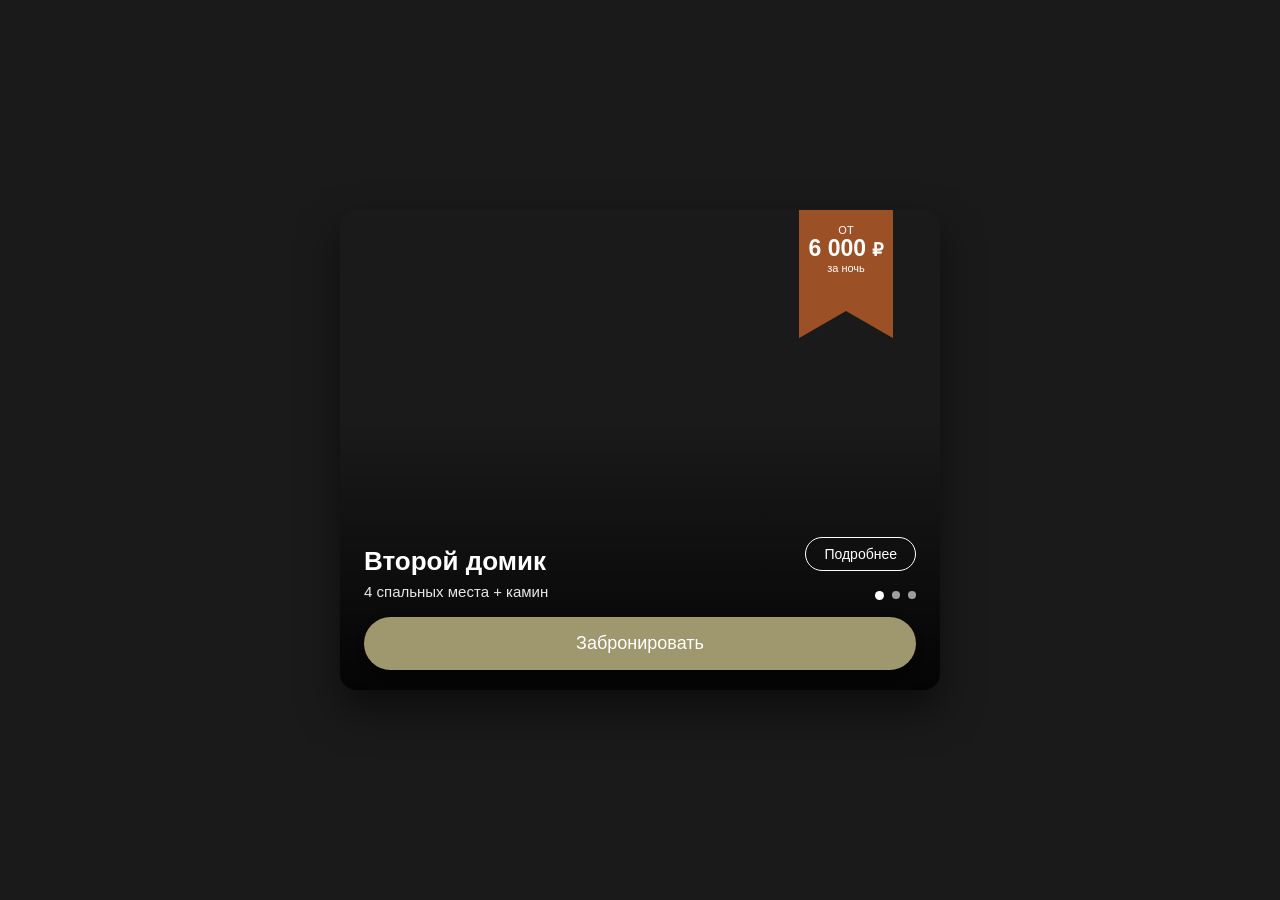
<file: housecard.html>
<!DOCTYPE html>
<html lang="ru">
<head>
    <meta charset="UTF-8">
    <meta name="viewport" content="width=device-width, initial-scale=1.0">
    <title>Карточка дома</title>
    <style>
        * {
            box-sizing: border-box;
            margin: 0;
            padding: 0;
            font-family: -apple-system, BlinkMacSystemFont, "Segoe UI", Roboto, Helvetica, Arial, sans-serif;
        }

        body {
            background-color: #1a1a1a;
            display: flex;
            justify-content: center;
            align-items: center;
            min-height: 100vh;
            padding: 20px;
        }

        /* Основная карточка */
        .card {
            position: relative;
            width: 600px;
            height: 480px;
            border-radius: 16px;
            overflow: hidden;
            box-shadow: 0 20px 40px rgba(0, 0, 0, 0.5);
            
            /* Замените URL на свое изображение */
            background-image: url('https://images.unsplash.com/photo-1556911220-e15b29be8c8f?q=80&w=2070&auto=format&fit=crop');
            background-size: cover;
            background-position: center;
        }

        /* Затемнение снизу */
        .card::before {
            content: '';
            position: absolute;
            bottom: 0;
            left: 0;
            right: 0;
            height: 70%;
            background: linear-gradient(to top, rgba(0, 0, 0, 0.85) 0%, rgba(0, 0, 0, 0) 80%);
            z-index: 1;
            pointer-events: none;
        }

        /* Бейдж с ценой (сдвинут влево) */
        .badge-wrapper {
            position: absolute;
            top: 0;
            /* Сдвигаем влево ровно на половину ширины бейджа (94px / 2 = 47px) */
            right: 47px; 
            width: 94px;
            height: 128px;
            z-index: 2;
        }
        
        .badge-text {
            position: absolute;
            top: 0;
            left: 0;
            width: 100%;
            height: 100%;
            display: flex;
            flex-direction: column;
            justify-content: flex-start;
            align-items: center;
            padding-top: 14px;
            color: #ffffff;
            text-align: center;
        }
        .badge-text .small-text {
            font-size: 11px;
            font-weight: 400;
            margin-bottom: 1px;
        }
        .badge-text .price {
            font-size: 23px;
            font-weight: 700;
            line-height: 1;
        }
        .badge-text .price span {
            font-size: 18px;
        }
        .badge-text .per-night {
            font-size: 11px;
            font-weight: 400;
            margin-top: 2px;
        }

        /* Контент (текст + кнопки) */
        .content-wrapper {
            position: absolute;
            bottom: 90px;
            left: 0;
            width: 100%;
            padding: 0 24px;
            display: flex;
            justify-content: space-between;
            align-items: flex-end;
            z-index: 2;
        }

        .text-content {
            max-width: 60%;
        }
        .text-content h2 {
            color: #ffffff;
            font-size: 26px;
            font-weight: 700;
            margin-bottom: 6px;
        }
        .text-content p {
            color: rgba(255, 255, 255, 0.9);
            font-size: 15px;
            font-weight: 400;
        }

        .controls {
            display: flex;
            flex-direction: column;
            align-items: flex-end;
            gap: 15px;
        }

        /* Кнопка Подробнее */
        .btn-more {
            background: transparent;
            border: 1px solid #ffffff;
            color: #ffffff;
            padding: 8px 18px;
            border-radius: 30px;
            font-size: 14px;
            font-weight: 400;
            cursor: pointer;
            transition: all 0.3s ease;
            text-decoration: none;
        }
        .btn-more:hover {
            background: rgba(255, 255, 255, 0.1);
        }

        /* Точки слайдера */
        .dots {
            display: flex;
            gap: 8px;
            margin-top: 5px;
        }
        .dot {
            width: 8px;
            height: 8px;
            background-color: rgba(255, 255, 255, 0.6);
            border-radius: 50%;
            display: block;
        }
        .dot.active {
            background-color: #ffffff;
            width: 9px;
            height: 9px;
        }

        /* Кнопка Забронировать (прилипшая к низу) */
        .btn-book {
            position: absolute;
            bottom: 20px;
            left: 24px;
            right: 24px;
            width: calc(100% - 48px);
            background-color: #9f976d;
            color: #ffffff;
            border: none;
            padding: 16px 0;
            border-radius: 40px;
            font-size: 18px;
            font-weight: 500;
            cursor: pointer;
            z-index: 2;
            text-align: center;
            transition: background-color 0.3s ease;
            box-shadow: 0 4px 10px rgba(0,0,0,0.3);
        }
        .btn-book:hover {
            background-color: #8a8360;
        }

        /* Адаптивность для мобильных */
        @media (max-width: 600px) {
            .card {
                width: 100%;
                height: 420px;
            }
            .text-content h2 {
                font-size: 20px;
            }
            .text-content p {
                font-size: 13px;
            }
            .badge-wrapper {
                width: 80px;
                height: 110px;
                /* Сдвигаем на половину новой ширины (80px / 2 = 40px) */
                right: 40px; 
            }
        }
    </style>
</head>
<body>

    <div class="card">
        
        <!-- Обновленный бейдж с вашим SVG -->
        <div class="badge-wrapper">
            <svg width="100%" height="100%" viewBox="0 0 94 128" fill="none" xmlns="http://www.w3.org/2000/svg">
                <path d="M94 128H93.7656L47 101L0.234375 128H0V0H94V128Z" fill="#9B5026"/>
            </svg>
            <div class="badge-text">
                <span class="small-text">ОТ</span>
                <span class="price">6 000 <span>₽</span></span>
                <span class="per-night">за ночь</span>
            </div>
        </div>

        <!-- Нижний контент -->
        <div class="content-wrapper">
            <div class="text-content">
                <h2>Второй домик</h2>
                <p>4 спальных места + камин</p>
            </div>
            
            <div class="controls">
                <button class="btn-more">Подробнее</button>
                <div class="dots">
                    <span class="dot active"></span>
                    <span class="dot"></span>
                    <span class="dot"></span>
                </div>
            </div>
        </div>

        <!-- Кнопка бронирования -->
        <button class="btn-book">Забронировать</button>
    </div>

</body>
</html>
</file>
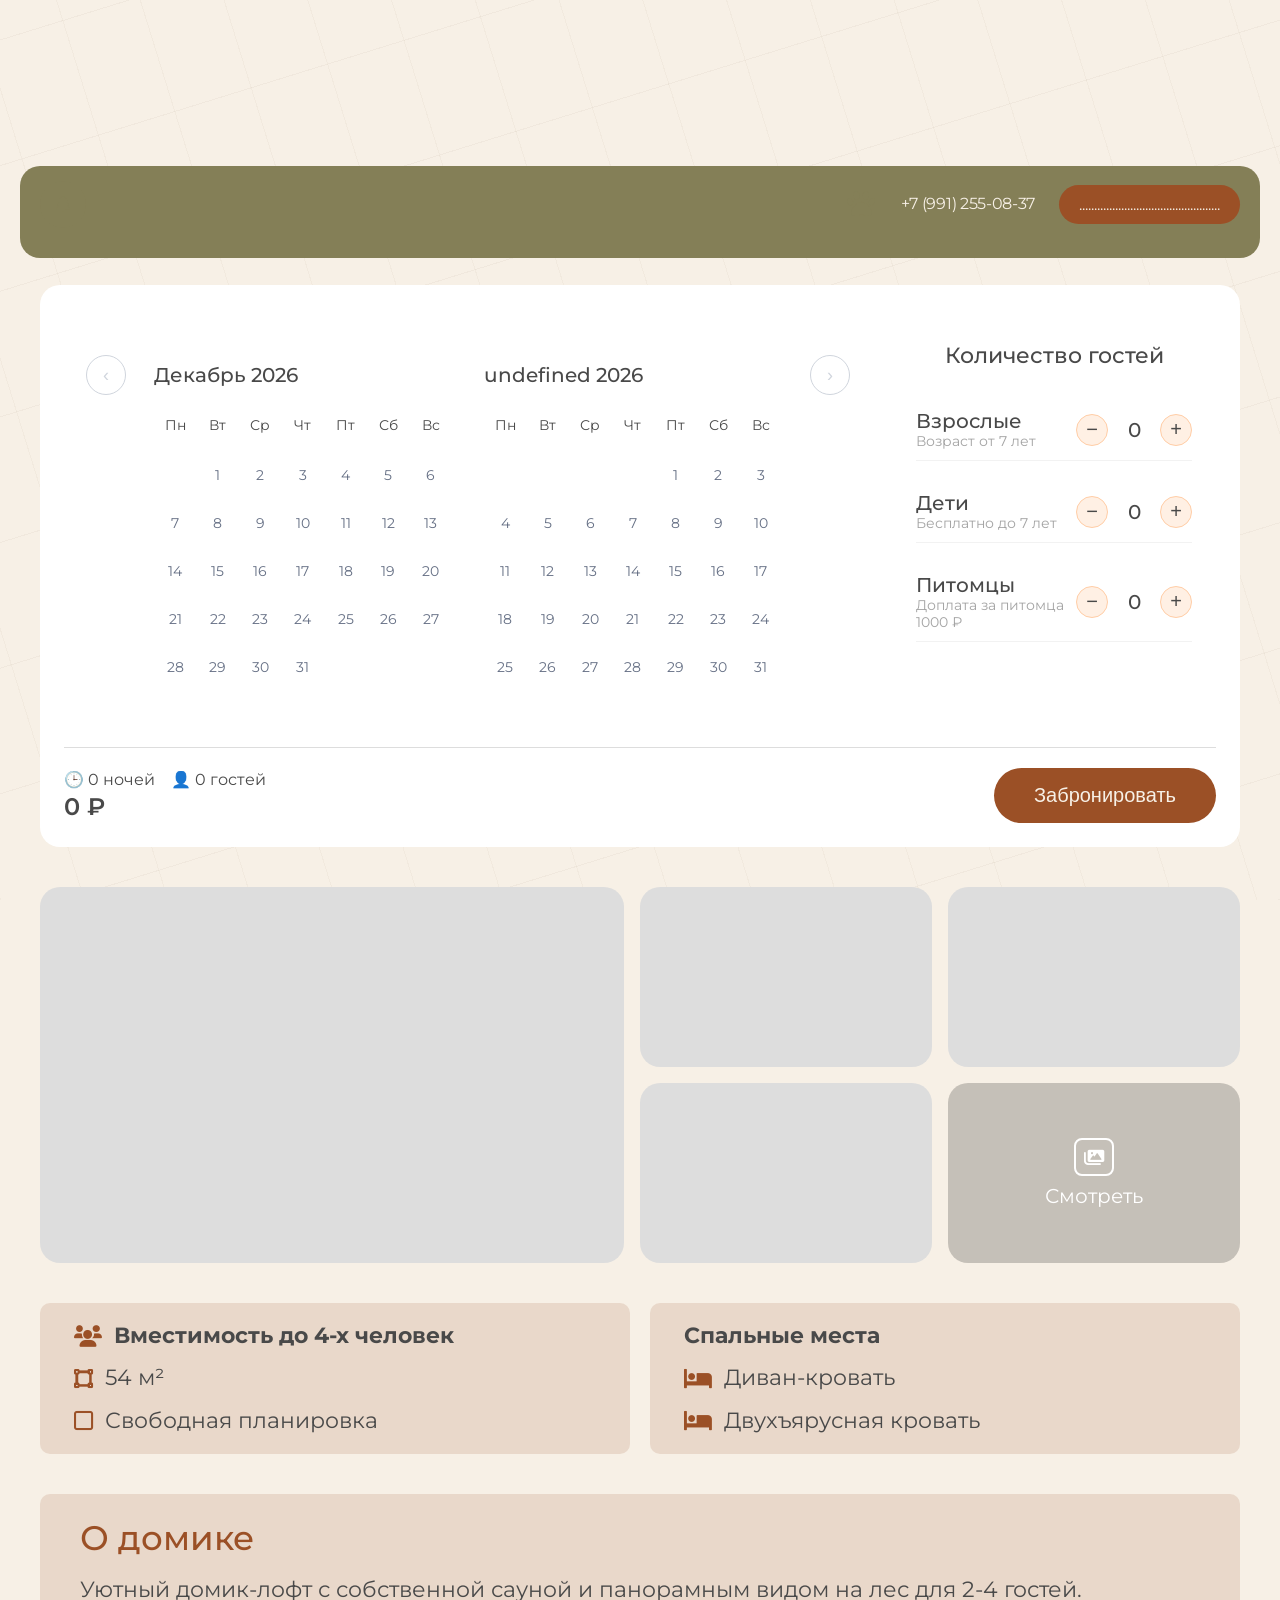
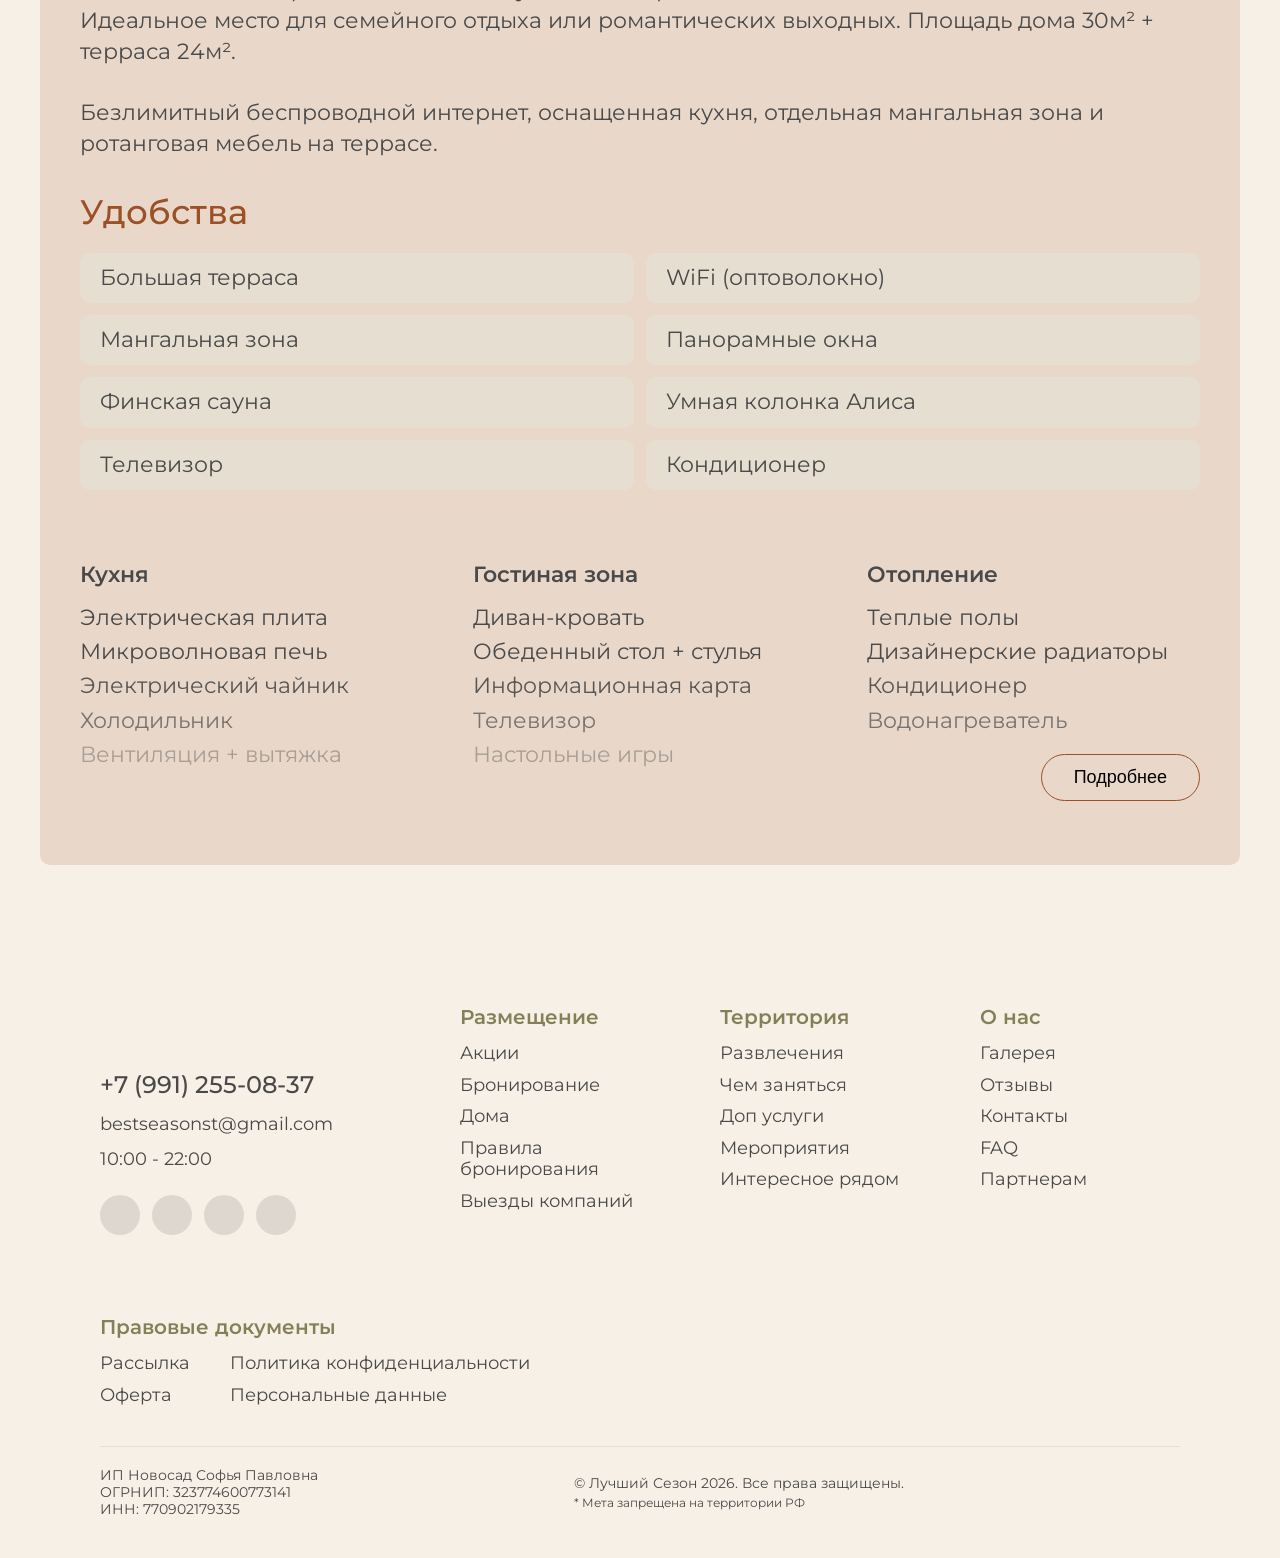
<file: houses-test.html>
<!DOCTYPE html>
<html lang="ru">
<head>
    <meta charset="UTF-8">
    <meta name="viewport" content="width=device-width, initial-scale=1.0">
    <title>Первый домик - Лучший сезон</title>
    <link href="https://cdnjs.cloudflare.com/ajax/libs/font-awesome/6.0.0/css/all.min.css" rel="stylesheet">
    <link href="https://fonts.googleapis.com/css2?family=Montserrat:wght@400;500;600&display=swap" rel="stylesheet">
    <style>
        /* ================= БАЗОВЫЕ СТИЛИ ================= */
        :root {
            --bg-figma: #F7F0E6;
            --text-primary: #494949;
            --text-secondary: rgba(73, 73, 73, 0.5);
            --green-accent: #847F57;
            --btn-brown: #9B5026;
            --panel-beige: #E6DFD1;
            --panel-beige-dark: #E9D8CA;
            --calendar-orange: #FFCDA6;
            --calendar-bg: #FFF0E4;
        }

        * { box-sizing: border-box; margin: 0; padding: 0; }
        body {
            font-family: 'Montserrat', sans-serif;
            background-color: var(--bg-figma);
            color: var(--text-primary);
            line-height: 1.2;
            position: relative;
            overflow-x: hidden;
        }
        
        /* Паттерн фона */
        .bg-pattern {
            position: fixed; top: 0; left: 0; width: 100%; height: 100%; pointer-events: none; z-index: -1;
            background: repeating-linear-gradient(72.77deg, rgba(87, 54, 16, 0.03) 0px, rgba(87, 54, 16, 0.03) 1px, transparent 1px, transparent 80px),
                        repeating-linear-gradient(-17.23deg, rgba(87, 54, 16, 0.04) 0px, rgba(87, 54, 16, 0.04) 1px, transparent 1px, transparent 120px);
        }

        .container { max-width: 1440px; margin: 0 auto; padding: 0 100px; }

        /* ================= ХЕДЕР (ИЗ houses.html) ================= */
        .houses-header {
            position: absolute; top: 32px; left: 50%; transform: translateX(-50%);
            width: 1260px; height: 86.91px; background: #847F57; backdrop-filter: blur(10px);
            border-radius: 100px; padding: 20px 32px; display: flex; justify-content: space-between;
            align-items: center; z-index: 100; box-sizing: border-box;
        }
        .houses-header .logo-group { display: flex; align-items: flex-end; }
        .houses-header .logo-text {
            font-family: 'Etude Noire', serif; font-size: 21.7392px; line-height: 90%;
            text-align: center; color: #F7F0E6; margin-bottom: 2px;
        }
        .houses-header nav { display: flex; align-items: center; gap: 20px; }
        .houses-header nav a {
            font-family: 'Montserrat', sans-serif; font-weight: 400; font-size: 16px;
            line-height: 20px; color: #F7F0E6; text-decoration: none;
        }
        .houses-header .header-right { display: flex; align-items: center; gap: 24px; }
        .houses-header .paw-icon { width: 30px; height: 28px; fill: #F7F0E6; }
        .houses-header .phone {
            font-family: 'Montserrat', sans-serif; font-weight: 400; font-size: 16px;
            line-height: 115%; letter-spacing: -0.02em; color: #F7F0E6;
        }
        .btn-book-header {
            background: #9B5026; color: #F7F0E6; padding: 10px 20px; border-radius: 100px;
            font-family: 'Montserrat', sans-serif; font-weight: 400; font-size: 16px;
            text-decoration: none; white-space: nowrap; transition: 0.3s; border: none; cursor: pointer;
        }
        .btn-book-header:hover { background: #7a3f1e; }

        /* ================= ЗАГОЛОВОК И ГАЛЕРЕЯ ================= */
        .hero-title {
            margin: 150px 0 40px;
            font-family: 'Montserrat', sans-serif;
            font-weight: 500;
            font-size: 90px;
            line-height: 95px;
            text-align: center;
            color: var(--green-accent);
        }

        .gallery-grid {
            display: grid; grid-template-columns: 2fr 1fr 1fr; grid-template-rows: 180px 180px; gap: 16px; margin-bottom: 40px;
        }
        .gallery-item { border-radius: 20px; background-size: cover; background-position: center; position: relative; background-color: #ddd; }
        .gallery-item:nth-child(1) { grid-column: 1 / 2; grid-row: 1 / 3; }
        .gallery-item:nth-child(2) { grid-column: 2 / 3; grid-row: 1 / 2; }
        .gallery-item:nth-child(3) { grid-column: 3 / 4; grid-row: 1 / 2; }
        .gallery-item:nth-child(4) { grid-column: 2 / 3; grid-row: 2 / 3; }
        .gallery-item:nth-child(5) { 
            grid-column: 3 / 4; grid-row: 2 / 3; 
            background: linear-gradient(0deg, rgba(0, 0, 0, 0.2), rgba(0, 0, 0, 0.2)), url('https://images.unsplash.com/photo-1520250497591-112f2f40a3f4?ixlib=rb-1.2.1&auto=format&fit=crop&w=500&q=80');
            background-size: cover; display: flex; align-items: center; justify-content: center; color: white; font-size: 20px;
        }

        /* ================= БЛОК БРОНИРОВАНИЯ (ИЗ houses.html) ================= */
        .booking-wrap { background: #FFFFFF; border-radius: 20px; padding: 24px; margin-bottom: 40px; }
        
        .booking-details { display: flex; gap: 20px; margin-top: 10px; }
        
        .calendar-wrapper {
            display: flex; flex-direction: row; justify-content: center; align-items: flex-start;
            padding: 20px 10px; gap: 0; width: 100%; max-width: 808px;
            background: #FFFFFF; border-radius: 16px; position: relative;
        }
        
        .calendar-nav-btn {
            display: flex; justify-content: center; align-items: center;
            padding: 8px; width: 40px; height: 40px; background: #FFFFFF;
            border: 1px solid #D0D5DD; border-radius: 9999px; cursor: pointer;
            color: #D0D5DD; font-size: 18px; transition: all 0.2s; flex-shrink: 0; margin: 16px 12px 0 12px;
        }
        .calendar-nav-btn:hover { background: #f0f0f0; color: #494949; }

        .calendar-month {
            display: flex; flex-direction: column; align-items: flex-start; padding: 16px; gap: 8px;
            width: 100%; max-width: 368px; background: #FFFFFF;
        }
        .calendar-header { display: flex; justify-content: center; align-items: center; gap: 10px; width: 100%; height: 40px; }
        .calendar-header span {
            font-weight: 500; font-size: 20px; line-height: 150%; display: flex; align-items: center; text-align: center; color: #494949; flex: 1;
        }
        
        .calendar-grid {
            display: grid; grid-template-columns: repeat(7, 1fr); grid-template-rows: repeat(6, 48px);
            gap: 0; width: 100%; height: auto;
        }
        .calendar-day-name {
            display: flex; justify-content: center; align-items: center; height: 44px;
            font-weight: 400; font-size: 14px; line-height: 150%; color: #494949;
        }
        .calendar-day {
            display: flex; justify-content: center; align-items: center; width: 100%; height: 100%;
            box-sizing: border-box; position: relative; cursor: pointer;
        }
        .calendar-day.muted { cursor: default; }
        .calendar-day .content {
            display: flex; justify-content: center; align-items: center;
            width: 40px; height: 40px; border-radius: 999px; box-sizing: border-box; margin: 0 auto;
        }
        .calendar-day .data { font-weight: 400; font-size: 14px; line-height: 150%; color: #667085; }
        .calendar-day.muted .data { color: #D0D5DD; }
        
        .calendar-day.range-start { background: #FFF0E4; border-radius: 999px 0px 0px 999px; }
        .calendar-day.range-end { background: #FFF0E4; border-radius: 0px 999px 999px 0px; }
        .calendar-day.range-inner { background: #FFF0E4; border-radius: 0px; }
        .calendar-day.range-start .content, .calendar-day.range-end .content, .calendar-day.active .content { background: #FFCDA6; }
        .calendar-day.range-inner .content { background: transparent; }
        .calendar-day.range-start .data, .calendar-day.range-end .data, .calendar-day.active .data { color: #494949; }

        /* Счетчики гостей */
        .guests-wrapper { flex: 1; background: #FFFFFF; border-radius: 16px; padding: 24px; display: flex; flex-direction: column; gap: 20px; }
        .guests-wrapper h4 { font-size: 22px; font-weight: 500; text-align: center; margin-bottom: 10px; }
        .guest-counter-row { display: flex; justify-content: space-between; align-items: center; padding: 10px 0; border-bottom: 1px solid rgba(0,0,0,0.05); }
        .guest-counter-row .label { display: flex; flex-direction: column; }
        .guest-counter-row .label span:first-child { font-size: 20px; font-weight: 500; }
        .guest-counter-row .label span:last-child { font-size: 14px; color: rgba(73,73,73,0.5); }
        .counter-controls { display: flex; align-items: center; gap: 16px; }
        .counter-btn {
            width: 32px; height: 32px; border-radius: 50%; background: #FFF0E4;
            border: 1px solid #FFCDA6; display: flex; justify-content: center; align-items: center;
            font-size: 20px; cursor: pointer; color: #494949;
        }
        .counter-btn:hover { background: #FFCDA6; }
        .counter-value { font-size: 20px; font-weight: 500; min-width: 20px; text-align: center; }

        /* Итог */
        .booking-summary { display: flex; justify-content: space-between; align-items: center; margin-top: 20px; border-top: 1px solid #ddd; padding-top: 20px; }
        .price-total { display: flex; flex-direction: column; gap: 4px; }
        .price-total .amount { font-size: 24px; font-weight: 600; }
        .btn-book-big { background: #9B5026; color: #F7F0E6; padding: 16px 40px; border-radius: 100px; border: none; font-size: 20px; font-weight: 500; cursor: pointer; }

        /* ================= ОПИСАНИЕ И УДОБСТВА ================= */
        .features-wrapper { display: flex; gap: 20px; margin-bottom: 40px; }
        .feature-box { flex: 1; background: var(--panel-beige-dark); border-radius: 10px; padding: 20px 34px; display: flex; flex-direction: column; gap: 16px; }
        .feature-item { display: flex; align-items: center; gap: 12px; font-size: 22px; }
        .feature-item i { color: var(--btn-brown); }
        
        .details-wrapper { background: var(--panel-beige-dark); border-radius: 10px; padding: 24px 40px; margin-bottom: 40px; }
        .details-content-grid { display: flex; gap: 60px; padding-bottom: 40px; }
        .details-col { flex: 1; }
        .details-col h3 { font-weight: 600; font-size: 22px; margin-bottom: 16px; }
        .details-col ul { list-style: none; display: flex; flex-direction: column; gap: 8px; }
        .details-col ul li { font-size: 22px; }
        .details-desc { flex: 1; }
        .details-desc h2 { font-weight: 500; font-size: 34px; color: var(--btn-brown); margin-bottom: 16px; }
        .details-desc p { font-size: 22px; line-height: 1.4; margin-bottom: 32px; }
        .amenities-grid { display: grid; grid-template-columns: 1fr 1fr; gap: 12px; margin-bottom: 32px; }
        .amenities-grid-item { background: var(--panel-beige); padding: 12px 20px; border-radius: 10px; font-size: 22px; }
        .btn-outline { border: 1px solid var(--btn-brown); border-radius: 100px; padding: 12px 32px; font-size: 18px; cursor: pointer; background: transparent; align-self: flex-end; }

        /* ================= ФУТЕР (ИЗ houses.html) ================= */
        .footer { background: #F7F0E6; padding: 80px 100px 40px; margin-top: 60px; }
        .footer-inner { display: grid; grid-template-columns: 1.5fr 1fr 1fr 1fr; gap: 60px; margin-bottom: 60px; }
        .footer-logo { display: flex; align-items: center; gap: 16px; margin-bottom: 16px; }
        .footer-logo-text { font-size: 32px; font-family: 'Etude Noire', serif; color: #F7F0E6; }
        .footer-contacts { display: flex; flex-direction: column; gap: 14px; font-size: 18px; margin-bottom: 24px; color: #494949; }
        .footer-socials { display: flex; gap: 12px; margin-bottom: 20px; }
        .footer-socials a { width: 40px; height: 40px; border-radius: 50%; background: rgba(73, 73, 73, 0.15); display: flex; justify-content: center; align-items: center; transition: 0.3s; }
        .footer-socials a:hover { background: rgba(73, 73, 73, 0.3); }
        .footer-col h4 { font-weight: 600; font-size: 20px; margin-bottom: 14px; color: #847F57; }
        .footer-col ul { list-style: none; display: flex; flex-direction: column; gap: 10px; }
        .footer-col ul li a { font-size: 18px; color: #494949; text-decoration: none; }
        
        .footer-legal { margin-bottom: 40px; }
        .footer-legal h4 { color: #847F57; font-weight: 600; font-size: 20px; margin-bottom: 14px; }
        .legal-grid { display: flex; gap: 40px; }
        .legal-col { display: flex; flex-direction: column; gap: 10px; }
        .legal-col a { color: #494949; text-decoration: none; font-size: 18px; }
        
        .footer-bottom { border-top: 1px solid rgba(73, 73, 73, 0.1); padding-top: 20px; display: flex; justify-content: space-between; align-items: center; font-size: 14px; color: #494949; }
        .footer-bottom .payments { display: flex; gap: 10px; }
        .footer-bottom .payments i { font-size: 24px; }

        /* ================= АДАПТИВНОСТЬ ================= */
        @media (max-width: 1300px) {
            .houses-header { width: calc(100% - 40px); padding: 15px 20px; height: auto; flex-wrap: wrap; gap: 15px; border-radius: 20px; top: 16px; }
            .houses-header nav { order: 3; width: 100%; justify-content: center; flex-wrap: wrap; gap: 15px; }
            .container { padding: 0 40px; }
        }
        @media (max-width: 1024px) {
            .hero-title { font-size: 60px; line-height: 1.2; }
            .booking-details { flex-direction: column; }
            .calendar-wrapper { width: 100%; flex-wrap: wrap; padding: 16px 8px; }
            .calendar-month { width: 100%; height: auto; padding: 8px; margin: 0; }
            .calendar-nav-btn { display: none; }
            .footer-inner { grid-template-columns: 1fr 1fr; }
        }
        @media (max-width: 768px) {
            .hero-title { font-size: 40px; margin-top: 120px; }
            .gallery-grid { grid-template-columns: 1fr; grid-template-rows: 250px 200px 200px 200px 200px; }
            .gallery-item:nth-child(n) { grid-column: 1; }
            .features-wrapper { flex-direction: column; }
            .details-content-grid { flex-direction: column; gap: 30px; }
            .amenities-grid { grid-template-columns: 1fr; }
            .footer-inner { grid-template-columns: 1fr; gap: 40px; text-align: center; }
            .legal-grid { flex-direction: column; gap: 20px; }
            .footer-bottom { flex-direction: column; gap: 20px; text-align: center; }
            .footer { padding: 40px 20px; }
            .booking-summary { flex-direction: column; gap: 20px; align-items: stretch; }
        }
    </style>
</head>
<body>

<div class="bg-pattern"></div>

<!-- ХЕДЕР ИЗ "houses.html" -->
<header class="header houses-header">
    <div class="logo-group">
        <a href="index.html" style="display: flex; align-items: flex-end; gap: 10.87px; text-decoration: none;">
            <div class="header-logo" style="width: 46.91px; height: 46.91px; background: #847F57; border-radius: 50%; display: flex; justify-content: center; align-items: center;"><i class="fas fa-tree" style="color: #847F57;"></i></div>
            <div class="logo-text"><br></div>
        </a>
    </div>

    <nav>
        <a href="#"></a>
        <a href="#"></a>
        <a href="#"></a>
        <a href="#"></a>
        <a href="#"></a>
    </nav>

    <div class="header-right">
        <i class="fas fa-paw paw-icon" style="font-size: 28px; color: #847F57;"></i>
        <span class="phone">+7 (991) 255-08-37</span>
        <a href="#" class="btn btn-book-header">...............................................</a>
    </div>
</header>

<main class="container">
    <h1 class="hero-title">________________________ </h1>

    <!-- БЛОК БРОНИРОВАНИЯ (КАЛЕНДАРЬ ИЗ "houses.html") -->
    <div class="booking-wrap">
        <div class="booking-details">
            <div class="calendar-wrapper">
                <button class="calendar-nav-btn prev">‹</button>
                <div id="calendar1" class="calendar-month"></div>
                <div id="calendar2" class="calendar-month"></div>
                <button class="calendar-nav-btn next">›</button>
            </div>

            <div class="guests-wrapper">
                <h4>Количество гостей</h4>
                <div class="guest-counter-row">
                    <div class="label"><span>Взрослые</span><span>Возраст от 7 лет</span></div>
                    <div class="counter-controls">
                        <button class="counter-btn" data-target="adults" data-action="minus">−</button>
                        <span class="counter-value" id="adultsCount">0</span>
                        <button class="counter-btn" data-target="adults" data-action="plus">+</button>
                    </div>
                </div>
                <div class="guest-counter-row">
                    <div class="label"><span>Дети</span><span>Бесплатно до 7 лет</span></div>
                    <div class="counter-controls">
                        <button class="counter-btn" data-target="children" data-action="minus">−</button>
                        <span class="counter-value" id="childrenCount">0</span>
                        <button class="counter-btn" data-target="children" data-action="plus">+</button>
                    </div>
                </div>
                <div class="guest-counter-row">
                    <div class="label"><span>Питомцы</span><span>Доплата за питомца 1000 ₽</span></div>
                    <div class="counter-controls">
                        <button class="counter-btn" data-target="pets" data-action="minus">−</button>
                        <span class="counter-value" id="petsCount">0</span>
                        <button class="counter-btn" data-target="pets" data-action="plus">+</button>
                    </div>
                </div>
            </div>
        </div>

        <div class="booking-summary">
            <div class="price-total">
                <div class="details" style="display: flex; gap: 16px; font-size: 16px;">
                    <span id="nightsDisplay">🕒 0 ночей</span>
                    <span id="guestsDisplay">👤 0 гостей</span>
                </div>
                <div class="amount" id="modalPrice">0 ₽</div>
            </div>
            <button class="btn-book-big" id="confirmBookingBtn">Забронировать</button>
        </div>
    </div>

    <!-- ГАЛЕРЕЯ -->
    <section class="gallery-grid">
        <div class="gallery-item" style="background-image: url('https://images.unsplash.com/photo-1518780664697-55e3ad937233?ixlib=rb-1.2.1&auto=format&fit=crop&w=800&q=80');"></div>
        <div class="gallery-item" style="background-image: url('https://images.unsplash.com/photo-1560185007-cde436f6a4d0?ixlib=rb-1.2.1&auto=format&fit=crop&w=500&q=80');"></div>
        <div class="gallery-item" style="background-image: url('https://images.unsplash.com/photo-1554995207-c18c203602cb?ixlib=rb-1.2.1&auto=format&fit=crop&w=500&q=80');"></div>
        <div class="gallery-item" style="background-image: url('https://images.unsplash.com/photo-1542314831-068cd1dbfeeb?ixlib=rb-1.2.1&auto=format&fit=crop&w=500&q=80');"></div>
        <div class="gallery-item">
            <div style="display: flex; flex-direction: column; align-items: center; gap: 8px;">
                <i class="fas fa-images" style="border: 2px solid white; padding: 8px; border-radius: 8px; font-size: 18px;"></i>
                <span>Смотреть</span>
            </div>
        </div>
    </section>

    <!-- ХАРАКТЕРИСТИКИ -->
    <section class="features-wrapper">
        <div class="feature-box">
            <div class="feature-item"><i class="fas fa-users"></i> <strong>Вместимость до 4-х человек</strong></div>
            <div class="feature-item"><i class="fas fa-vector-square"></i> 54 м²</div>
            <div class="feature-item"><i class="far fa-square"></i> Свободная планировка</div>
        </div>
        <div class="feature-box">
            <div class="feature-item"><strong>Спальные места</strong></div>
            <div class="feature-item"><i class="fas fa-bed"></i> Диван-кровать</div>
            <div class="feature-item"><i class="fas fa-bed"></i> Двухъярусная кровать</div>
        </div>
    </section>

    <!-- ОПИСАНИЕ И УДОБСТВА -->
    <section class="details-wrapper">
        <div class="details-content-grid">
            <div class="details-desc">
                <h2>О домике</h2>
                <p>Уютный домик‑лофт с собственной сауной и панорамным видом на лес для 2-4 гостей. Идеальное место для семейного отдыха или романтических выходных. Площадь дома 30м² + терраса 24м².<br><br>Безлимитный беспроводной интернет, оснащенная кухня, отдельная мангальная зона и ротанговая мебель на террасе.</p>
                
                <h2 style="font-weight: 500; font-size: 34px; color: var(--btn-brown); margin-bottom: 20px;">Удобства</h2>
                <div class="amenities-grid">
                    <div class="amenities-grid-item">Большая терраса</div>
                    <div class="amenities-grid-item">WiFi (оптоволокно)</div>
                    <div class="amenities-grid-item">Мангальная зона</div>
                    <div class="amenities-grid-item">Панорамные окна</div>
                    <div class="amenities-grid-item">Финская сауна</div>
                    <div class="amenities-grid-item">Умная колонка Алиса</div>
                    <div class="amenities-grid-item">Телевизор</div>
                    <div class="amenities-grid-item">Кондиционер</div>
                </div>
            </div>
        </div>
        
        <div class="details-content-grid">
            <div class="details-col">
                <h3>Кухня</h3>
                <ul>
                    <li>Электрическая плита</li>
                    <li>Микроволновая печь</li>
                    <li style="opacity: 0.9;">Электрический чайник</li>
                    <li style="opacity: 0.7;">Холодильник</li>
                    <li style="opacity: 0.4;">Вентиляция + вытяжка</li>
                </ul>
            </div>
            <div class="details-col">
                <h3>Гостиная зона</h3>
                <ul>
                    <li>Диван-кровать</li>
                    <li>Обеденный стол + стулья</li>
                    <li style="opacity: 0.9;">Информационная карта</li>
                    <li style="opacity: 0.7;">Телевизор</li>
                    <li style="opacity: 0.4;">Настольные игры</li>
                </ul>
            </div>
            <div class="details-col" style="display: flex; flex-direction: column; justify-content: space-between;">
                <div>
                    <h3>Отопление</h3>
                    <ul>
                        <li>Теплые полы</li>
                        <li>Дизайнерские радиаторы</li>
                        <li style="opacity: 0.9;">Кондиционер</li>
                        <li style="opacity: 0.7;">Водонагреватель</li>
                    </ul>
                </div>
                <button class="btn-outline" style="margin-top: 20px;">Подробнее</button>
            </div>
        </div>
    </section>
</main>

<!-- ФУТЕР ИЗ "houses.html" -->
<footer class="footer">
    <div class="footer-inner">
        <div class="footer-col footer-col-left">
            <div class="footer-logo">
                <i class="fas fa-tree" style="font-size: 50px; color: #F7F0E6;"></i>
                <span class="footer-logo-text">Лучший сезон</span>
            </div>
            <div class="footer-contacts">
                <div style="font-size: 24px; font-weight: 500;">+7 (991) 255-08-37</div>
                <div>bestseasonst@gmail.com</div>
                <div>10:00 - 22:00</div>
            </div>
            <div class="footer-socials">
                <a href="#"><i class=""></i></a>
                <a href="#"><i class=""></i></a>
                <a href="#"><i class=""></i></a>
                <a href="#"><i class=""></i></a>
            </div>
        </div>
        <div class="footer-col"><h4>Размещение</h4><ul><li><a href="#">Акции</a></li><li><a href="#">Бронирование</a></li><li><a href="#">Дома</a></li><li><a href="#">Правила бронирования</a></li><li><a href="#">Выезды компаний</a></li></ul></div>
        <div class="footer-col"><h4>Территория</h4><ul><li><a href="#">Развлечения</a></li><li><a href="#">Чем заняться</a></li><li><a href="#">Доп услуги</a></li><li><a href="#">Мероприятия</a></li><li><a href="#">Интересное рядом</a></li></ul></div>
        <div class="footer-col"><h4>О нас</h4><ul><li><a href="#">Галерея</a></li><li><a href="#">Отзывы</a></li><li><a href="#">Контакты</a></li><li><a href="#">FAQ</a></li><li><a href="#">Партнерам</a></li></ul></div>
    </div>
    
    <div class="footer-legal">
        <h4>Правовые документы</h4>
        <div class="legal-grid">
            <div class="legal-col"><a href="#">Рассылка</a><a href="#">Оферта</a></div>
            <div class="legal-col"><a href="#">Политика конфиденциальности</a><a href="#">Персональные данные</a></div>
        </div>
    </div>
    
    <div class="footer-bottom">
        <div class="legal-info">ИП Новосад Софья Павловна<br>ОГРНИП: 323774600773141<br>ИНН: 770902179335</div>
        <div class="copyright-info"><div>© Лучший Сезон 2026. Все права защищены.</div><div style="font-size: 12px; margin-top: 4px;">* Мета запрещена на территории РФ</div></div>
        <div class="payments">
            <i class=""></i>
            <i class=""></i>
            <i class=""></i>
        </div>
    </div>
</footer>

<!-- JS ЛОГИКА ИЗ "houses.js" (АДАПТИРОВАНА БЕЗ МОДАЛЬНОГО ОКНА) -->
<script>
document.addEventListener('DOMContentLoaded', function () {
    // Элементы страницы
    const calendar1 = document.getElementById('calendar1');
    const calendar2 = document.getElementById('calendar2');
    const navLeft = document.querySelector('.calendar-nav-btn.prev');
    const navRight = document.querySelector('.calendar-nav-btn.next');

    const nightsSpan = document.getElementById('nightsDisplay');
    const guestsSpan = document.getElementById('guestsDisplay');
    const priceEl = document.getElementById('modalPrice');
    const confirmBtn = document.getElementById('confirmBookingBtn');

    const adultsCount = document.getElementById('adultsCount');
    const childrenCount = document.getElementById('childrenCount');
    const petsCount = document.getElementById('petsCount');

    // Состояние
    let currentYear = new Date().getFullYear();
    let currentMonth = new Date().getMonth();
    let selectedDates = { checkIn: null, checkOut: null };
    let currentPricePerNight = 8000; // Цена первого домика

    // Генерация одного календаря
    function generateCalendar(container, year, month) {
        if (!container) return;
        const months = ['Январь', 'Февраль', 'Март', 'Апрель', 'Май', 'Июнь',
            'Июль', 'Август', 'Сентябрь', 'Октябрь', 'Ноябрь', 'Декабрь'];
        const daysOfWeek = ['Пн', 'Вт', 'Ср', 'Чт', 'Пт', 'Сб', 'Вс'];

        container.innerHTML = '';

        const header = document.createElement('div');
        header.className = 'calendar-header';
        const monthTitle = document.createElement('span');
        monthTitle.textContent = `${months[month]} ${year}`;
        header.appendChild(monthTitle);
        container.appendChild(header);

        const grid = document.createElement('div');
        grid.className = 'calendar-grid';
        
        daysOfWeek.forEach(day => {
            const dayName = document.createElement('div');
            dayName.className = 'calendar-day-name';
            dayName.textContent = day;
            grid.appendChild(dayName);
        });

        const firstDay = new Date(year, month, 1).getDay();
        const offset = (firstDay === 0) ? 6 : firstDay - 1;

        for (let i = 0; i < offset; i++) {
            const empty = document.createElement('div');
            empty.className = 'calendar-day muted';
            const content = document.createElement('div');
            content.className = 'content';
            const data = document.createElement('span');
            data.className = 'data';
            content.appendChild(data);
            empty.appendChild(content);
            grid.appendChild(empty);
        }

        const daysInMonth = new Date(year, month + 1, 0).getDate();
        for (let d = 1; d <= daysInMonth; d++) {
            const dayEl = document.createElement('div');
            dayEl.className = 'calendar-day';
            const content = document.createElement('div');
            content.className = 'content';
            const data = document.createElement('span');
            data.className = 'data';
            data.textContent = d;
            content.appendChild(data);
            dayEl.appendChild(content);
            
            // Локальная дата
            const y = year;
            const m = String(month + 1).padStart(2, '0');
            const day = String(d).padStart(2, '0');
            dayEl.dataset.date = `${y}-${m}-${day}`;
            
            grid.appendChild(dayEl);
        }

        container.appendChild(grid);
    }

    function renderCalendars() {
        generateCalendar(calendar1, currentYear, currentMonth);
        generateCalendar(calendar2, currentYear, currentMonth + 1);
        attachDateListeners();
        applySelection();
        markToday();
    }

    navLeft.addEventListener('click', function() {
        currentMonth--;
        if (currentMonth < 0) { currentMonth = 11; currentYear--; }
        renderCalendars();
    });

    navRight.addEventListener('click', function() {
        currentMonth++;
        if (currentMonth > 11) { currentMonth = 0; currentYear++; }
        renderCalendars();
    });

    function attachDateListeners() {
        document.querySelectorAll('.calendar-day:not(.muted)').forEach(day => {
            day.removeEventListener('click', dateClickHandler);
            day.addEventListener('click', dateClickHandler);
        });
    }

    function dateClickHandler(e) {
        const dayEl = e.currentTarget;
        const dateStr = dayEl.dataset.date;
        if (!dateStr) return;
        
        const date = new Date(dateStr + 'T00:00:00');

        if (!selectedDates.checkIn) {
            selectedDates.checkIn = date;
            clearSelection();
            dayEl.classList.add('active');
        } else if (!selectedDates.checkOut) {
            if (date > selectedDates.checkIn) {
                selectedDates.checkOut = date;
                applySelection();
            } else {
                selectedDates.checkIn = date;
                selectedDates.checkOut = null;
                clearSelection();
                dayEl.classList.add('active');
            }
        } else {
            selectedDates.checkIn = date;
            selectedDates.checkOut = null;
            clearSelection();
            dayEl.classList.add('active');
        }

        updateSummary();
    }

    function clearSelection() {
        document.querySelectorAll('.calendar-day.active, .calendar-day.range-start, .calendar-day.range-inner, .calendar-day.range-end').forEach(el => {
            el.classList.remove('active', 'range-start', 'range-inner', 'range-end');
        });
    }

    function applySelection() {
        clearSelection();
        if (!selectedDates.checkIn) return;
        
        const start = selectedDates.checkIn;
        const end = selectedDates.checkOut;
        
        if (!end) {
            const el = findDayElement(start);
            if (el) el.classList.add('active');
            return;
        }
        
        let current = new Date(start);
        const days = [];
        while (current <= end) {
            days.push(new Date(current));
            current.setDate(current.getDate() + 1);
        }
        
        days.forEach((d, index) => {
            const el = findDayElement(d);
            if (!el) return;
            
            if (index === 0 && index === days.length - 1) {
                el.classList.add('active');
            } else if (index === 0) {
                el.classList.add('range-start');
                el.classList.add('active');
            } else if (index === days.length - 1) {
                el.classList.add('range-end');
                el.classList.add('active');
            } else {
                el.classList.add('range-inner');
            }
        });
    }

    function markToday() {
        const today = new Date();
        const y = today.getFullYear();
        const m = String(today.getMonth() + 1).padStart(2, '0');
        const d = String(today.getDate()).padStart(2, '0');
        const dateStr = `${y}-${m}-${d}`;
        const el = document.querySelector(`.calendar-day[data-date="${dateStr}"]`);
        if (el) {
            el.classList.add('today');
        }
    }

    function findDayElement(date) {
        const y = date.getFullYear();
        const m = String(date.getMonth() + 1).padStart(2, '0');
        const d = String(date.getDate()).padStart(2, '0');
        const dateStr = `${y}-${m}-${d}`;
        return document.querySelector(`.calendar-day[data-date="${dateStr}"]`);
    }

    function updateSummary() {
        const adults = parseInt(adultsCount.textContent) || 0;
        const children = parseInt(childrenCount.textContent) || 0;
        const pets = parseInt(petsCount.textContent) || 0;
        const totalGuests = adults + children + pets;

        let nights = 0;
        if (selectedDates.checkIn && selectedDates.checkOut) {
            const diff = Math.abs(selectedDates.checkOut - selectedDates.checkIn);
            nights = Math.ceil(diff / (1000 * 60 * 60 * 24));
        }

        let totalPrice = 0;
        if (nights > 0) {
            totalPrice = currentPricePerNight * nights;
        }

        nightsSpan.textContent = nights > 0 ? `🕒 ${nights} ночи` : '🕒 0 ночей';
        guestsSpan.textContent = totalGuests > 0 ? `👤 ${totalGuests} гость${totalGuests > 1 ? 'я' : ''}` : '👤 0 гостей';
        priceEl.textContent = totalPrice > 0 ? `${totalPrice.toLocaleString()} ₽` : '0 ₽';
    }

    // Обработчики счетчиков
    document.querySelectorAll('.counter-btn').forEach(btn => {
        btn.addEventListener('click', function () {
            const targetId = this.dataset.target;
            const action = this.dataset.action;
            const span = document.getElementById(targetId + 'Count');
            let val = parseInt(span.textContent) || 0;
            if (action === 'plus') val++;
            else if (action === 'minus' && val > 0) val--;
            span.textContent = val;
            updateSummary();
        });
    });

    confirmBtn.addEventListener('click', function () {
        const adults = adultsCount.textContent;
        const children = childrenCount.textContent;
        const pets = petsCount.textContent;
        const total = priceEl.textContent;
        const nights = nightsSpan.textContent;

        alert(`Бронирование:\nДомик: Первый домик\n${nights}\nВзрослые: ${adults}\nДети: ${children}\nПитомцы: ${pets}\nИтого: ${total}`);
    });

    // Инициализация
    renderCalendars();
    updateSummary();
});
</script>
</body>
</html>
</file>
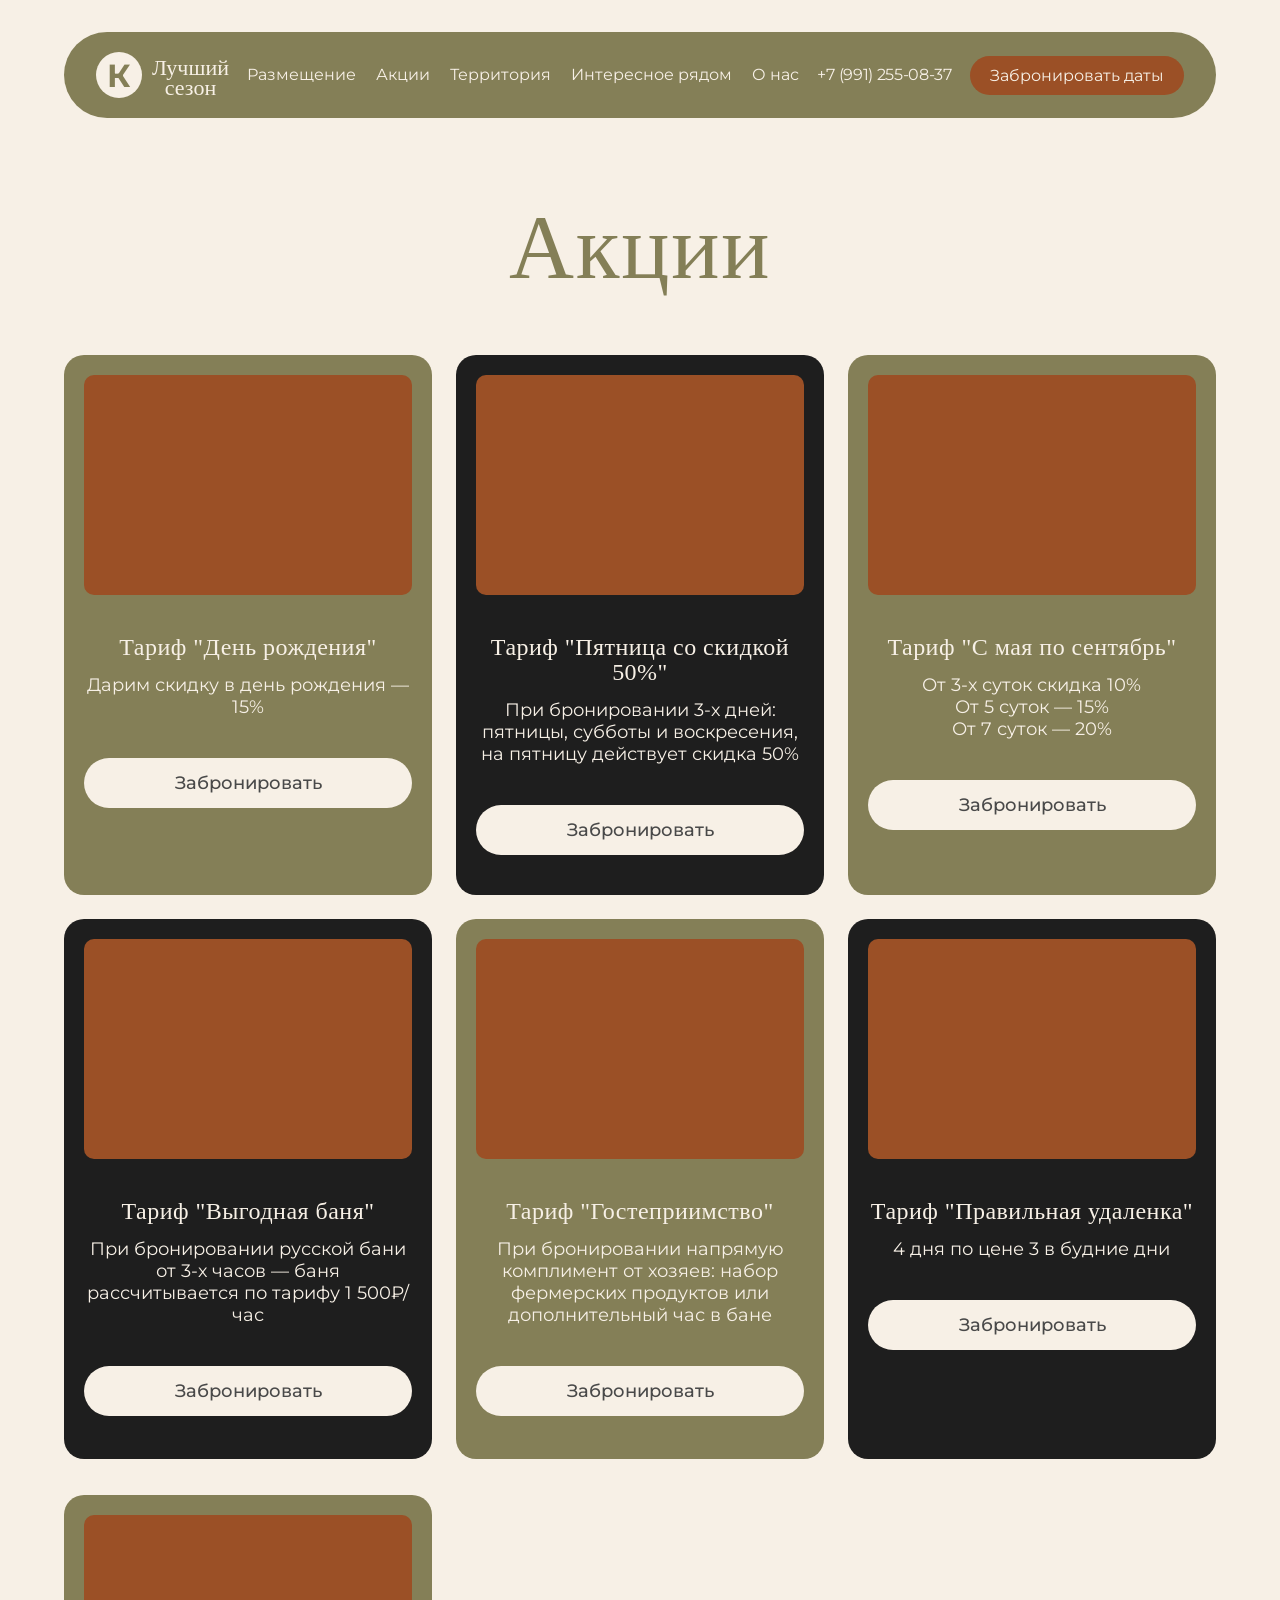
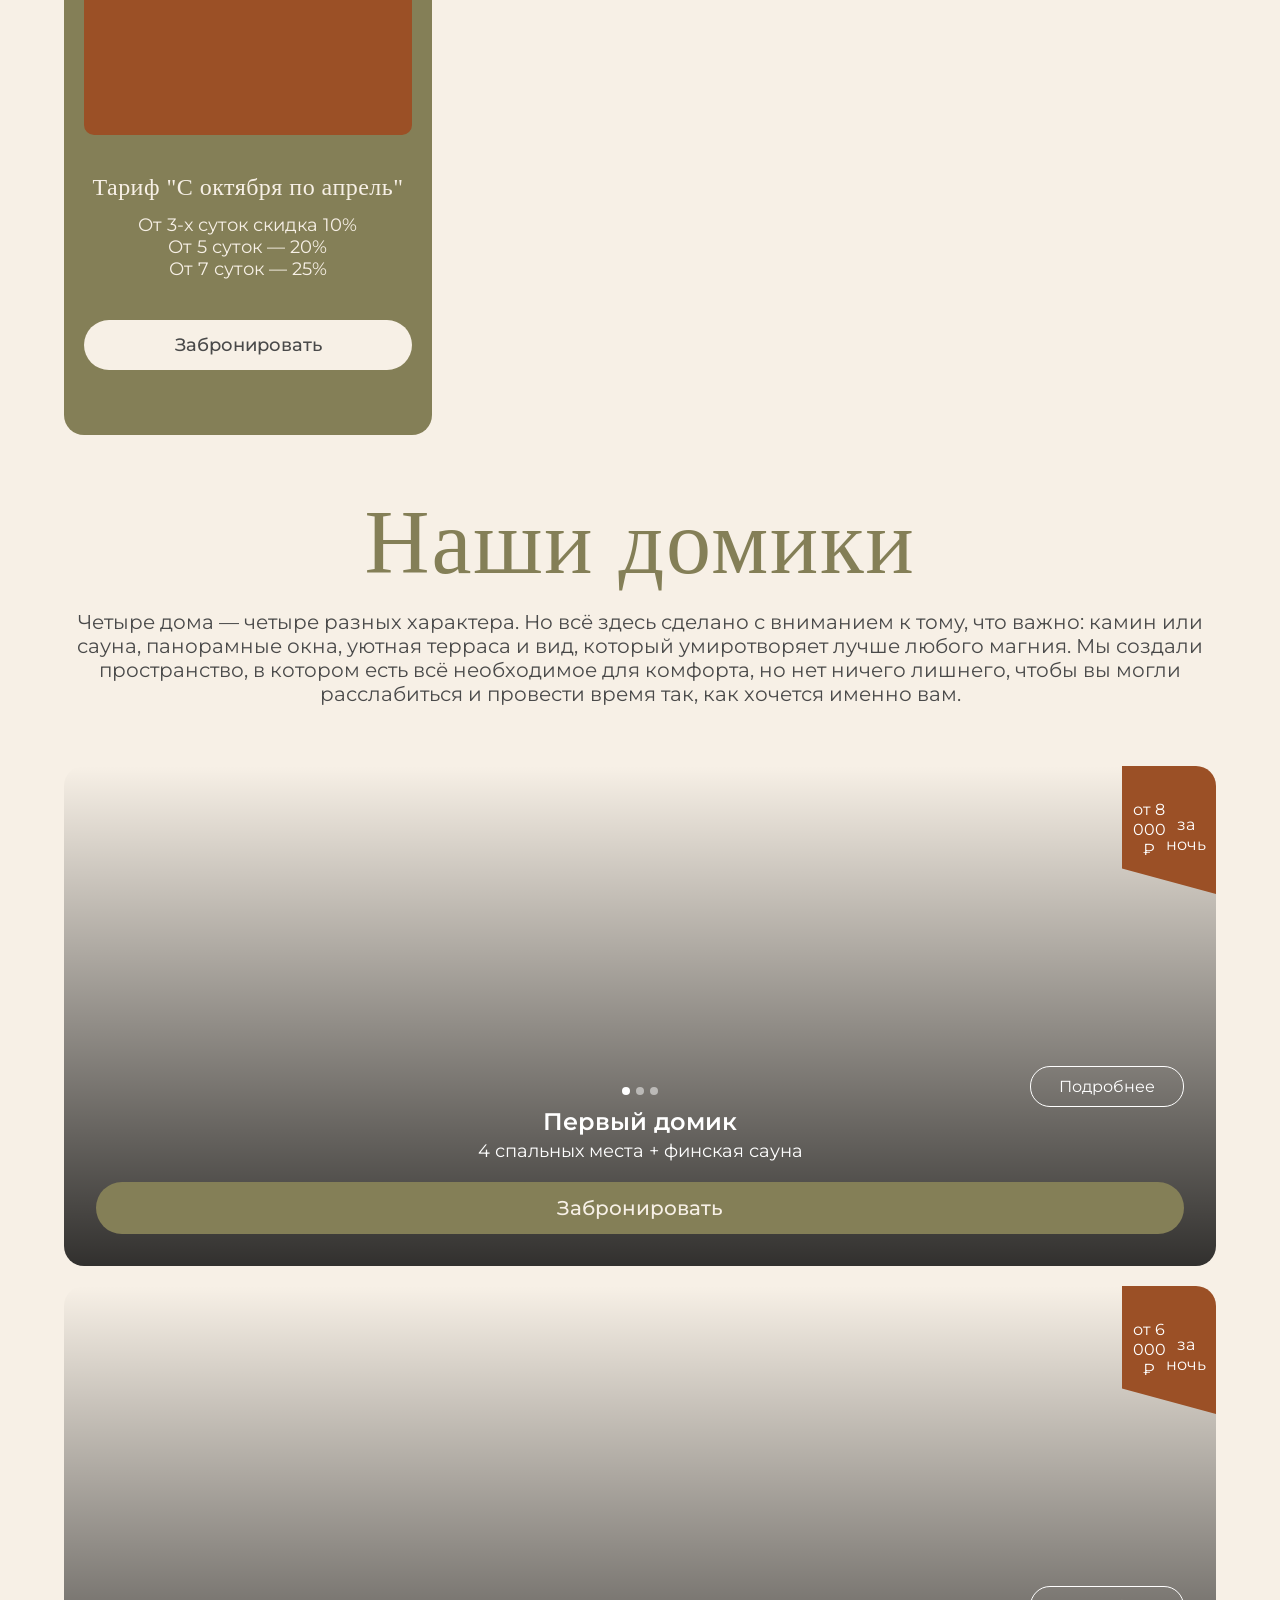
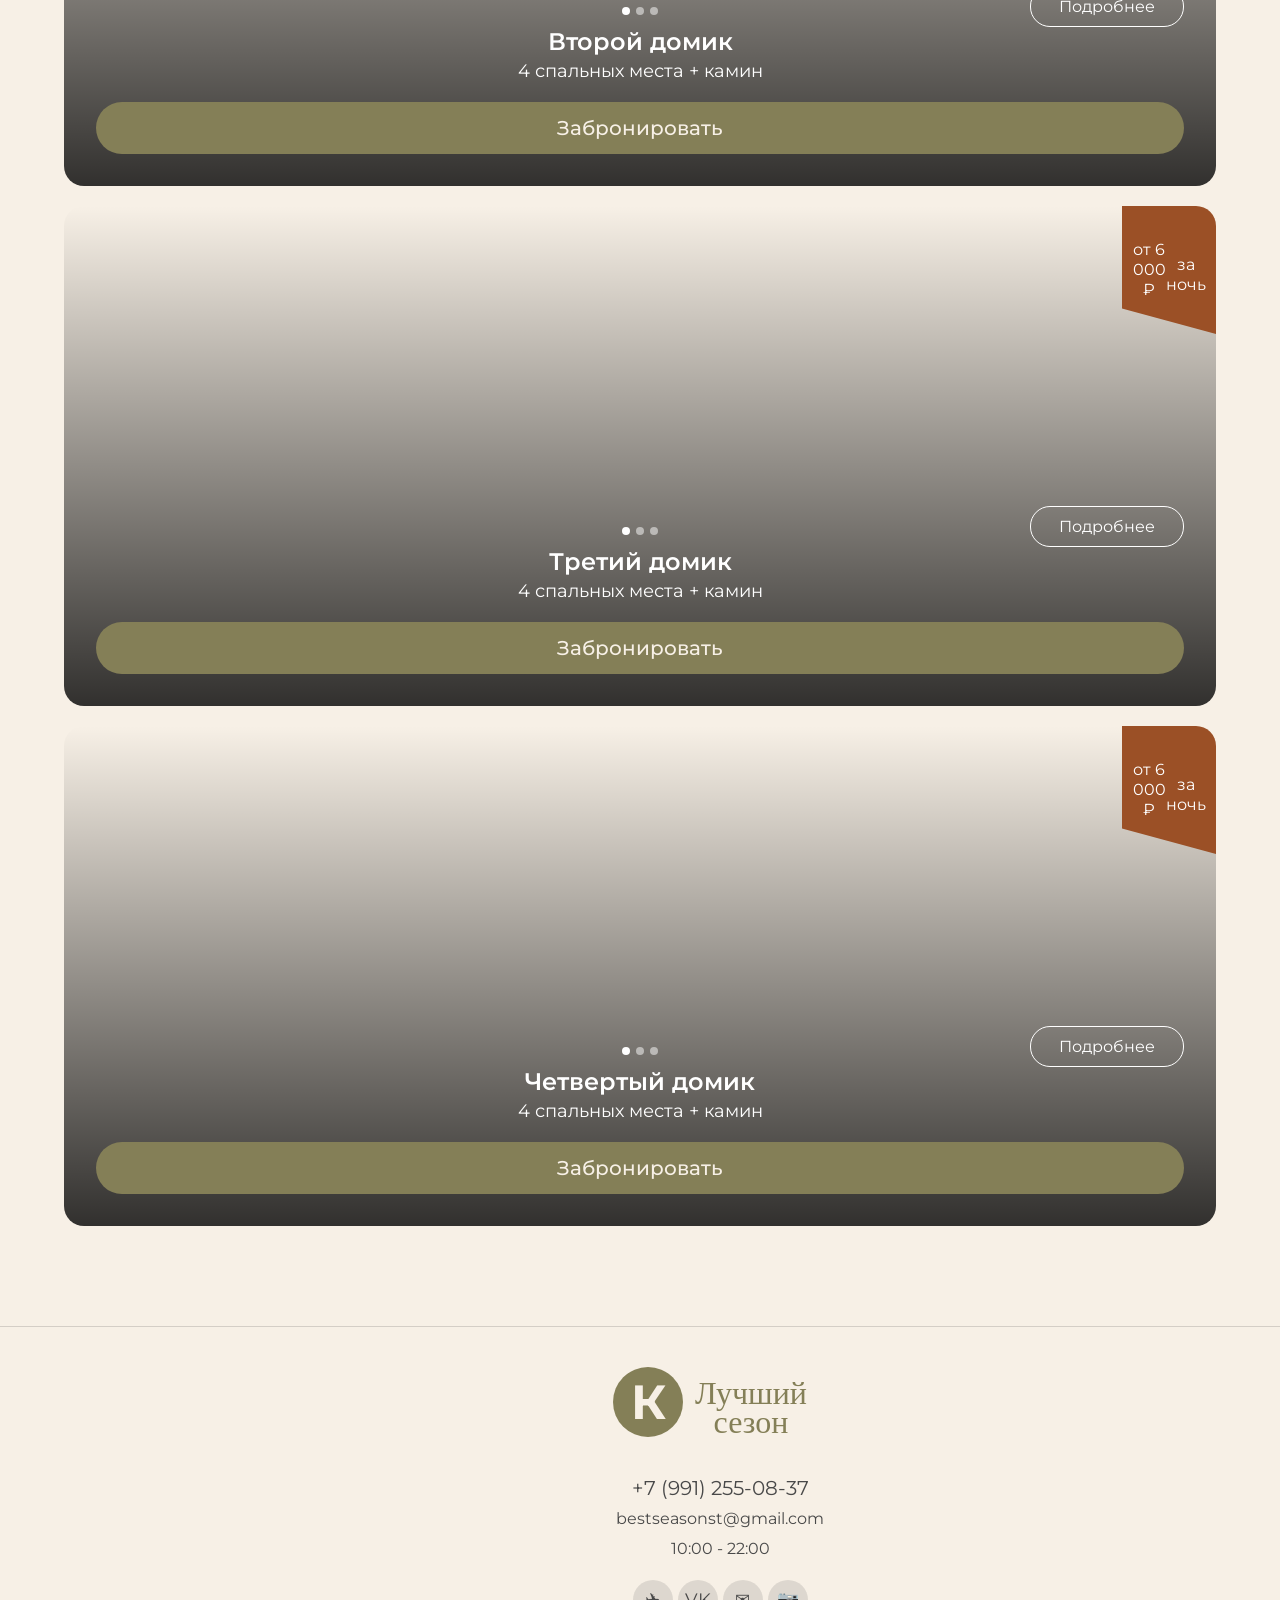
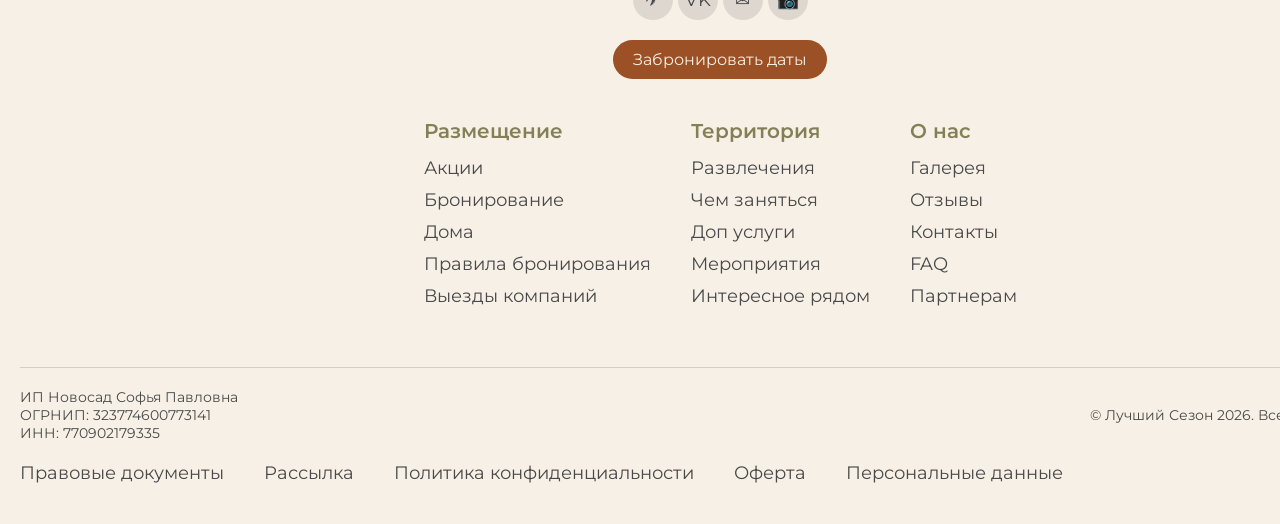
<file: sales.html>
<!DOCTYPE html>
<html lang="ru">
<head>
    <meta charset="UTF-8" />
    <meta name="viewport" content="width=device-width, initial-scale=1.0" />
    <title>Акции — Лучший сезон</title>
    <!-- Подключаем шрифты -->
    <link rel="preconnect" href="https://fonts.googleapis.com" />
    <link rel="preconnect" href="https://fonts.gstatic.com" crossorigin />
    <link href="https://fonts.googleapis.com/css2?family=Montserrat:wght@400;500;600&display=swap" rel="stylesheet" />
    <style>
        /* Сброс и базовые стили */
        * {
            margin: 0;
            padding: 0;
            box-sizing: border-box;
        }
        body {
            font-family: 'Montserrat', sans-serif;
            background: #F7F0E6;
            color: #494949;
            width: 1440px;
            margin: 0 auto;
            position: relative;
            overflow-x: hidden;
        }
        /* Декоративные фоны (упрощённо) */
        .bg-decoration {
            position: absolute;
            pointer-events: none;
            z-index: 0;
        }
        /* Шрифт Etude Noire (имитация) */
        .font-etude {
            font-family: 'Georgia', serif;
            font-weight: 500;
            letter-spacing: 0.02em;
        }

        /* --- МЕНЮ --- */
        header {
            position: absolute;
            top: 32px;
            left: 50%;
            transform: translateX(-50%);
            width: 1260px;
            height: 86px;
            background: #847F57;
            backdrop-filter: blur(10px);
            border-radius: 100px;
            display: flex;
            align-items: center;
            justify-content: space-between;
            padding: 0 32px;
            z-index: 10;
        }
        .logo-block {
            display: flex;
            align-items: flex-end;
            gap: 10px;
        }
        .logo-icon {
            width: 46px;
            height: 46px;
            background: #F7F0E6;
            border-radius: 50%;
            display: flex;
            align-items: center;
            justify-content: center;
            font-size: 32px;
            color: #847F57;
            font-weight: bold;
        }
        .logo-text {
            font-family: 'Georgia', serif;
            font-size: 22px;
            line-height: 90%;
            color: #F7F0E6;
            text-align: center;
        }
        nav {
            display: flex;
            gap: 20px;
            align-items: center;
        }
        nav a {
            font-size: 16px;
            color: #F7F0E6;
            text-decoration: none;
            line-height: 20px;
        }
        .contact-phone {
            display: flex;
            flex-direction: column;
            align-items: flex-start;
            color: #F7F0E6;
            font-size: 16px;
            line-height: 115%;
            letter-spacing: -0.02em;
        }
        .btn-book {
            background: #9B5026;
            border-radius: 100px;
            padding: 10px 20px;
            color: #F7F0E6;
            font-size: 16px;
            border: none;
            cursor: pointer;
            font-family: 'Montserrat', sans-serif;
            transition: 0.2s;
        }
        .btn-book:hover {
            background: #7a3f1e;
        }

        /* --- ОСНОВНОЙ КОНТЕНТ --- */
        main {
            padding-top: 200px;
            position: relative;
            z-index: 1;
        }

        /* Заголовок Акции */
        .section-title {
            text-align: center;
            font-size: 90px;
            line-height: 95px;
            color: #847F57;
            margin-bottom: 60px;
        }

        /* Сетка карточек тарифов */
        .tariffs-grid {
            width: 1260px;
            margin: 0 auto 60px;
            display: grid;
            grid-template-columns: repeat(3, 1fr);
            gap: 24px;
        }
        .tariff-card {
            background: #847F57;
            border-radius: 20px;
            padding: 20px 20px 40px;
            display: flex;
            flex-direction: column;
            align-items: center;
            gap: 40px;
            min-height: 540px;
        }
        .tariff-card.dark {
            background: #1E1E1E;
        }
        .tariff-card .card-image {
            width: 100%;
            height: 220px;
            border-radius: 10px;
            background: #9B5026;
            background-size: cover;
            background-position: center;
        }
        .tariff-card .card-content {
            text-align: center;
            color: #F7F0E6;
        }
        .tariff-card .card-title {
            font-family: 'Georgia', serif;
            font-size: 24px;
            line-height: 25px;
            margin-bottom: 14px;
        }
        .tariff-card .card-desc {
            font-size: 18px;
            line-height: 22px;
        }
        .tariff-card .btn-white {
            background: #F7F0E6;
            border-radius: 100px;
            padding: 14px 40px;
            color: #494949;
            font-weight: 500;
            font-size: 18px;
            border: none;
            cursor: pointer;
            font-family: 'Montserrat', sans-serif;
            width: 100%;
            max-width: 364px;
            transition: 0.2s;
        }
        .tariff-card .btn-white:hover {
            background: #e8dfd0;
        }

        /* Секция "Наши домики" */
        .houses-section {
            width: 1240px;
            margin: 0 auto 100px;
            text-align: center;
        }
        .houses-title {
            font-size: 90px;
            line-height: 95px;
            color: #847F57;
            margin-bottom: 20px;
        }
        .houses-desc {
            font-size: 20px;
            line-height: 24px;
            color: #494949;
            margin-bottom: 60px;
        }
        .houses-grid {
            display: grid;
            grid-template-columns: repeat(2, 1fr);
            gap: 20px;
        }
        .house-card {
            position: relative;
            height: 500px;
            border-radius: 20px;
            background: linear-gradient(180deg, rgba(0,0,0,0) 0%, rgba(0,0,0,0.8) 100%),
                        url('https://images.unsplash.com/photo-1518780664697-55e3ad937233?w=800&q=80') center/cover;
            display: flex;
            flex-direction: column;
            justify-content: flex-end;
            padding: 32px;
            color: #FFFFFF;
            text-align: center;
        }
        .house-card .dots {
            display: flex;
            gap: 6px;
            justify-content: center;
            margin-bottom: 12px;
        }
        .house-card .dot {
            width: 8px;
            height: 8px;
            border-radius: 50%;
            background: #FFFFFF;
        }
        .house-card .dot.inactive {
            opacity: 0.5;
        }
        .house-card .house-name {
            font-weight: 600;
            font-size: 24px;
            line-height: 29px;
            margin-bottom: 4px;
        }
        .house-card .house-features {
            font-size: 18px;
            line-height: 22px;
            margin-bottom: 20px;
        }
        .house-card .btn-book-house {
            background: #847F57;
            border-radius: 100px;
            padding: 14px 40px;
            color: #F7F0E6;
            font-weight: 500;
            font-size: 20px;
            border: none;
            cursor: pointer;
            font-family: 'Montserrat', sans-serif;
            width: 100%;
            transition: 0.2s;
        }
        .house-card .btn-book-house:hover {
            background: #6b664b;
        }
        .house-card .btn-more {
            position: absolute;
            right: 32px;
            top: 60%;
            border: 1px solid #FFFFFF;
            border-radius: 20px;
            padding: 10px 28px;
            color: #FFFFFF;
            background: transparent;
            font-size: 16px;
            cursor: pointer;
            font-family: 'Montserrat', sans-serif;
        }
        .house-card .price-tag {
            position: absolute;
            right: 0;
            top: 0;
            width: 94px;
            height: 128px;
            background: #9B5026;
            border-radius: 0 20px 0 20px;
            display: flex;
            align-items: center;
            justify-content: center;
            text-align: center;
            font-size: 16px;
            line-height: 20px;
            color: #FFFFFF;
            padding: 10px;
            clip-path: polygon(0 0, 100% 0, 100% 100%, 0 80%);
        }
        .price-tag span {
            display: block;
            margin-top: 10px;
        }

        /* --- ФУТЕР --- */
        footer {
            position: relative;
            width: 1440px;
            margin: 0 auto;
            padding: 100px 100px 40px;
            background: #F7F0E6;
            display: flex;
            flex-wrap: wrap;
            justify-content: space-between;
            border-top: 1px solid rgba(73,73,73,0.2);
        }
        .footer-left {
            max-width: 240px;
        }
        .footer-logo {
            display: flex;
            align-items: flex-end;
            gap: 12px;
            margin-bottom: 40px;
        }
        .footer-logo .logo-icon {
            width: 70px;
            height: 70px;
            background: #847F57;
            color: #F7F0E6;
            font-size: 48px;
        }
        .footer-logo .logo-text {
            color: #847F57;
            font-size: 32px;
            line-height: 90%;
        }
        .footer-contacts {
            text-align: center;
            color: #494949;
            margin-bottom: 20px;
        }
        .footer-contacts p {
            font-size: 20px;
            line-height: 115%;
            margin-bottom: 6px;
        }
        .footer-contacts small {
            font-size: 16px;
        }
        .social-icons {
            display: flex;
            gap: 5px;
            justify-content: center;
            margin-bottom: 20px;
        }
        .social-icon {
            width: 40px;
            height: 40px;
            border-radius: 50%;
            background: rgba(73,73,73,0.15);
            display: flex;
            align-items: center;
            justify-content: center;
            color: #494949;
            font-size: 18px;
            text-decoration: none;
        }
        .footer-btn {
            background: #9B5026;
            border-radius: 100px;
            padding: 10px 20px;
            color: #F7F0E6;
            font-size: 16px;
            border: none;
            cursor: pointer;
            font-family: 'Montserrat', sans-serif;
            width: 100%;
        }
        .footer-columns {
            display: flex;
            gap: 100px;
            flex: 1;
            justify-content: flex-end;
        }
        .footer-col h4 {
            font-weight: 600;
            font-size: 20px;
            line-height: 24px;
            color: #847F57;
            margin-bottom: 14px;
        }
        .footer-col ul {
            list-style: none;
            display: flex;
            flex-direction: column;
            gap: 10px;
        }
        .footer-col ul li a {
            color: #494949;
            text-decoration: none;
            font-size: 18px;
            line-height: 22px;
        }
        .footer-col ul li a:hover {
            text-decoration: underline;
        }
        .footer-bottom {
            width: 100%;
            margin-top: 60px;
            display: flex;
            justify-content: space-between;
            align-items: center;
            font-size: 14px;
            color: #494949;
            border-top: 1px solid rgba(73,73,73,0.2);
            padding-top: 20px;
            flex-wrap: wrap;
            gap: 20px;
        }
        .footer-bottom .legal {
            display: flex;
            gap: 40px;
        }
        .footer-bottom .legal a {
            color: #494949;
            text-decoration: none;
            font-size: 18px;
        }
        .footer-bottom .payment-icons {
            display: flex;
            gap: 20px;
            align-items: center;
        }
        .footer-bottom .payment-icons img {
            height: 24px;
        }

        /* Адаптивность (минимальная) */
        @media (max-width: 1440px) {
            body { width: 100%; }
            header { width: 90%; }
            .tariffs-grid, .houses-section { width: 90%; }
            .houses-grid { grid-template-columns: 1fr; }
            footer { flex-direction: column; align-items: center; padding: 40px 20px; }
            .footer-columns { flex-wrap: wrap; justify-content: center; gap: 40px; margin-top: 40px; }
        }
        @media (max-width: 768px) {
            header { flex-wrap: wrap; height: auto; padding: 16px; border-radius: 20px; top: 16px; }
            nav { flex-wrap: wrap; justify-content: center; gap: 10px; }
            .tariffs-grid { grid-template-columns: 1fr; }
            .section-title, .houses-title { font-size: 48px; line-height: 52px; }
            .house-card .price-tag { width: 70px; height: 100px; font-size: 14px; }
        }
    </style>
</head>
<body>

    <!-- Декоративные элементы (можно добавить SVG, но здесь опустим для краткости) -->

    <!-- Меню -->
    <header>
        <div class="logo-block">
            <div class="logo-icon">К</div>
            <div class="logo-text">Лучший<br>сезон</div>
        </div>
        <nav>
            <a href="#">Размещение</a>
            <a href="#">Акции</a>
            <a href="#">Территория</a>
            <a href="#">Интересное рядом</a>
            <a href="#">О нас</a>
        </nav>
        <div class="contact-phone">
            <span>+7 (991) 255-08-37</span>
        </div>
        <button class="btn-book">Забронировать даты</button>
    </header>

    <main>
        <!-- Секция Акции -->
        <section>
            <h1 class="section-title font-etude">Акции</h1>

            <div class="tariffs-grid">
                <!-- Карточка 1: День рождения -->
                <div class="tariff-card">
                    <div class="card-image" style="background-image: url('https://images.unsplash.com/photo-1556740758-90de374c12ad?w=600&q=80');"></div>
                    <div class="card-content">
                        <div class="card-title font-etude">Тариф "День рождения"</div>
                        <div class="card-desc">Дарим скидку в день рождения — 15%</div>
                    </div>
                    <button class="btn-white">Забронировать</button>
                </div>

                <!-- Карточка 2: Пятница со скидкой 50% -->
                <div class="tariff-card dark">
                    <div class="card-image" style="background-image: url('https://images.unsplash.com/photo-1477959858617-67f85cf4f1df?w=600&q=80');"></div>
                    <div class="card-content">
                        <div class="card-title font-etude">Тариф "Пятница со скидкой 50%"</div>
                        <div class="card-desc">При бронировании 3-х дней: пятницы, субботы и воскресения, на пятницу действует скидка 50%</div>
                    </div>
                    <button class="btn-white">Забронировать</button>
                </div>

                <!-- Карточка 3: С мая по сентябрь -->
                <div class="tariff-card">
                    <div class="card-image" style="background-image: url('https://images.unsplash.com/photo-1507525428034-b723cf961d3e?w=600&q=80');"></div>
                    <div class="card-content">
                        <div class="card-title font-etude">Тариф "С мая по сентябрь"</div>
                        <div class="card-desc">От 3-х суток скидка 10%<br>От 5 суток — 15%<br>От 7 суток — 20%</div>
                    </div>
                    <button class="btn-white">Забронировать</button>
                </div>

                <!-- Карточка 4: Выгодная баня -->
                <div class="tariff-card dark">
                    <div class="card-image" style="background-image: url('https://images.unsplash.com/photo-1581578731117-1d2f0d2c4d2e?w=600&q=80');"></div>
                    <div class="card-content">
                        <div class="card-title font-etude">Тариф "Выгодная баня"</div>
                        <div class="card-desc">При бронировании русской бани от 3-х часов — баня рассчитывается по тарифу 1 500₽/час</div>
                    </div>
                    <button class="btn-white">Забронировать</button>
                </div>

                <!-- Карточка 5: Гостеприимство -->
                <div class="tariff-card">
                    <div class="card-image" style="background-image: url('https://images.unsplash.com/photo-1542314831-cd9f6a8e7d7e?w=600&q=80');"></div>
                    <div class="card-content">
                        <div class="card-title font-etude">Тариф "Гостеприимство"</div>
                        <div class="card-desc">При бронировании напрямую комплимент от хозяев: набор фермерских продуктов или дополнительный час в бане</div>
                    </div>
                    <button class="btn-white">Забронировать</button>
                </div>

                <!-- Карточка 6: Правильная удаленка -->
                <div class="tariff-card dark">
                    <div class="card-image" style="background-image: url('https://images.unsplash.com/photo-1531403009284-440f080d1e12?w=600&q=80');"></div>
                    <div class="card-content">
                        <div class="card-title font-etude">Тариф "Правильная удаленка"</div>
                        <div class="card-desc">4 дня по цене 3 в будние дни</div>
                    </div>
                    <button class="btn-white">Забронировать</button>
                </div>

                <!-- Карточка 7: С октября по апрель (третья строка, одна карточка, но для сетки добавим пустые или сделаем отдельно) -->
                <!-- Поскольку сетка 3 колонки, разместим её в отдельном ряду -->
            </div>
            <!-- Дополнительный ряд для 7-й карточки -->
            <div class="tariffs-grid" style="grid-template-columns: repeat(3, 1fr); margin-top: -24px;">
                <div class="tariff-card">
                    <div class="card-image" style="background-image: url('https://images.unsplash.com/photo-1516426122078-c23e76319801?w=600&q=80');"></div>
                    <div class="card-content">
                        <div class="card-title font-etude">Тариф "С октября по апрель"</div>
                        <div class="card-desc">От 3-х суток скидка 10%<br>От 5 суток — 20%<br>От 7 суток — 25%</div>
                    </div>
                    <button class="btn-white">Забронировать</button>
                </div>
                <!-- Остальные две ячейки пустые (можно оставить пустыми) -->
                <div style="visibility: hidden;"></div>
                <div style="visibility: hidden;"></div>
            </div>
        </section>

        <!-- Секция Наши домики -->
        <section class="houses-section">
            <h2 class="houses-title font-etude">Наши домики</h2>
            <p class="houses-desc">
                Четыре дома — четыре разных характера. Но всё здесь сделано с вниманием к тому, что важно: камин или сауна, панорамные окна, уютная терраса и вид, который умиротворяет лучше любого магния. Мы создали пространство, в котором есть всё необходимое для комфорта, но нет ничего лишнего, чтобы вы могли расслабиться и провести время так, как хочется именно вам.
            </p>

            <div class="houses-grid">
                <!-- Домик 1 -->
                <div class="house-card">
                    <div class="dots">
                        <span class="dot"></span>
                        <span class="dot inactive"></span>
                        <span class="dot inactive"></span>
                    </div>
                    <div class="house-name">Первый домик</div>
                    <div class="house-features">4 спальных места + финская сауна</div>
                    <button class="btn-book-house">Забронировать</button>
                    <button class="btn-more">Подробнее</button>
                    <div class="price-tag">
                        от 8 000 ₽<br><span>за ночь</span>
                    </div>
                </div>

                <!-- Домик 2 -->
                <div class="house-card" style="background-image: linear-gradient(180deg, rgba(0,0,0,0) 0%, rgba(0,0,0,0.8) 100%), url('https://images.unsplash.com/photo-1512917774080-9991f1c4c750?w=800&q=80');">
                    <div class="dots">
                        <span class="dot"></span>
                        <span class="dot inactive"></span>
                        <span class="dot inactive"></span>
                    </div>
                    <div class="house-name">Второй домик</div>
                    <div class="house-features">4 спальных места + камин</div>
                    <button class="btn-book-house">Забронировать</button>
                    <button class="btn-more">Подробнее</button>
                    <div class="price-tag">
                        от 6 000 ₽<br><span>за ночь</span>
                    </div>
                </div>

                <!-- Домик 3 -->
                <div class="house-card" style="background-image: linear-gradient(180deg, rgba(0,0,0,0) 0%, rgba(0,0,0,0.8) 100%), url('https://images.unsplash.com/photo-1502005229762-cf1b2da7c5d6?w=800&q=80');">
                    <div class="dots">
                        <span class="dot"></span>
                        <span class="dot inactive"></span>
                        <span class="dot inactive"></span>
                    </div>
                    <div class="house-name">Третий домик</div>
                    <div class="house-features">4 спальных места + камин</div>
                    <button class="btn-book-house">Забронировать</button>
                    <button class="btn-more">Подробнее</button>
                    <div class="price-tag">
                        от 6 000 ₽<br><span>за ночь</span>
                    </div>
                </div>

                <!-- Домик 4 -->
                <div class="house-card" style="background-image: linear-gradient(180deg, rgba(0,0,0,0) 0%, rgba(0,0,0,0.8) 100%), url('https://images.unsplash.com/photo-1582268611958-ebfd161ef9cf?w=800&q=80');">
                    <div class="dots">
                        <span class="dot"></span>
                        <span class="dot inactive"></span>
                        <span class="dot inactive"></span>
                    </div>
                    <div class="house-name">Четвертый домик</div>
                    <div class="house-features">4 спальных места + камин</div>
                    <button class="btn-book-house">Забронировать</button>
                    <button class="btn-more">Подробнее</button>
                    <div class="price-tag">
                        от 6 000 ₽<br><span>за ночь</span>
                    </div>
                </div>
            </div>
        </section>
    </main>

    <!-- Футер -->
    <footer>
        <div class="footer-left">
            <div class="footer-logo">
                <div class="logo-icon">К</div>
                <div class="logo-text">Лучший<br>сезон</div>
            </div>
            <div class="footer-contacts">
                <p>+7 (991) 255-08-37</p>
                <p><small>bestseasonst@gmail.com</small></p>
                <p><small>10:00 - 22:00</small></p>
            </div>
            <div class="social-icons">
                <a href="#" class="social-icon">✈</a>
                <a href="#" class="social-icon">VK</a>
                <a href="#" class="social-icon">✉</a>
                <a href="#" class="social-icon">📷</a>
            </div>
            <button class="footer-btn">Забронировать даты</button>
        </div>

        <div class="footer-columns">
            <div class="footer-col">
                <h4>Размещение</h4>
                <ul>
                    <li><a href="#">Акции</a></li>
                    <li><a href="#">Бронирование</a></li>
                    <li><a href="#">Дома</a></li>
                    <li><a href="#">Правила бронирования</a></li>
                    <li><a href="#">Выезды компаний</a></li>
                </ul>
            </div>
            <div class="footer-col">
                <h4>Территория</h4>
                <ul>
                    <li><a href="#">Развлечения</a></li>
                    <li><a href="#">Чем заняться</a></li>
                    <li><a href="#">Доп услуги</a></li>
                    <li><a href="#">Мероприятия</a></li>
                    <li><a href="#">Интересное рядом</a></li>
                </ul>
            </div>
            <div class="footer-col">
                <h4>О нас</h4>
                <ul>
                    <li><a href="#">Галерея</a></li>
                    <li><a href="#">Отзывы</a></li>
                    <li><a href="#">Контакты</a></li>
                    <li><a href="#">FAQ</a></li>
                    <li><a href="#">Партнерам</a></li>
                </ul>
            </div>
        </div>

        <div class="footer-bottom">
            <div style="max-width: 250px;">
                ИП Новосад Софья Павловна<br>ОГРНИП: 323774600773141<br>ИНН: 770902179335
            </div>
            <div>© Лучший Сезон 2026. Все права защищены.</div>
            <div class="legal">
                <a href="#">Правовые документы</a>
                <a href="#">Рассылка</a>
                <a href="#">Политика конфиденциальности</a>
                <a href="#">Оферта</a>
                <a href="#">Персональные данные</a>
            </div>
            <div class="payment-icons">
                <span style="font-weight:bold; color:#494949;">VISA</span>
                <span style="font-weight:bold; color:#494949;">MC</span>
                <span style="font-weight:bold; color:#494949;">МИР</span>
            </div>
        </div>
    </footer>
<script src="static/js/index.js"></script>
</body>
</html>
</file>
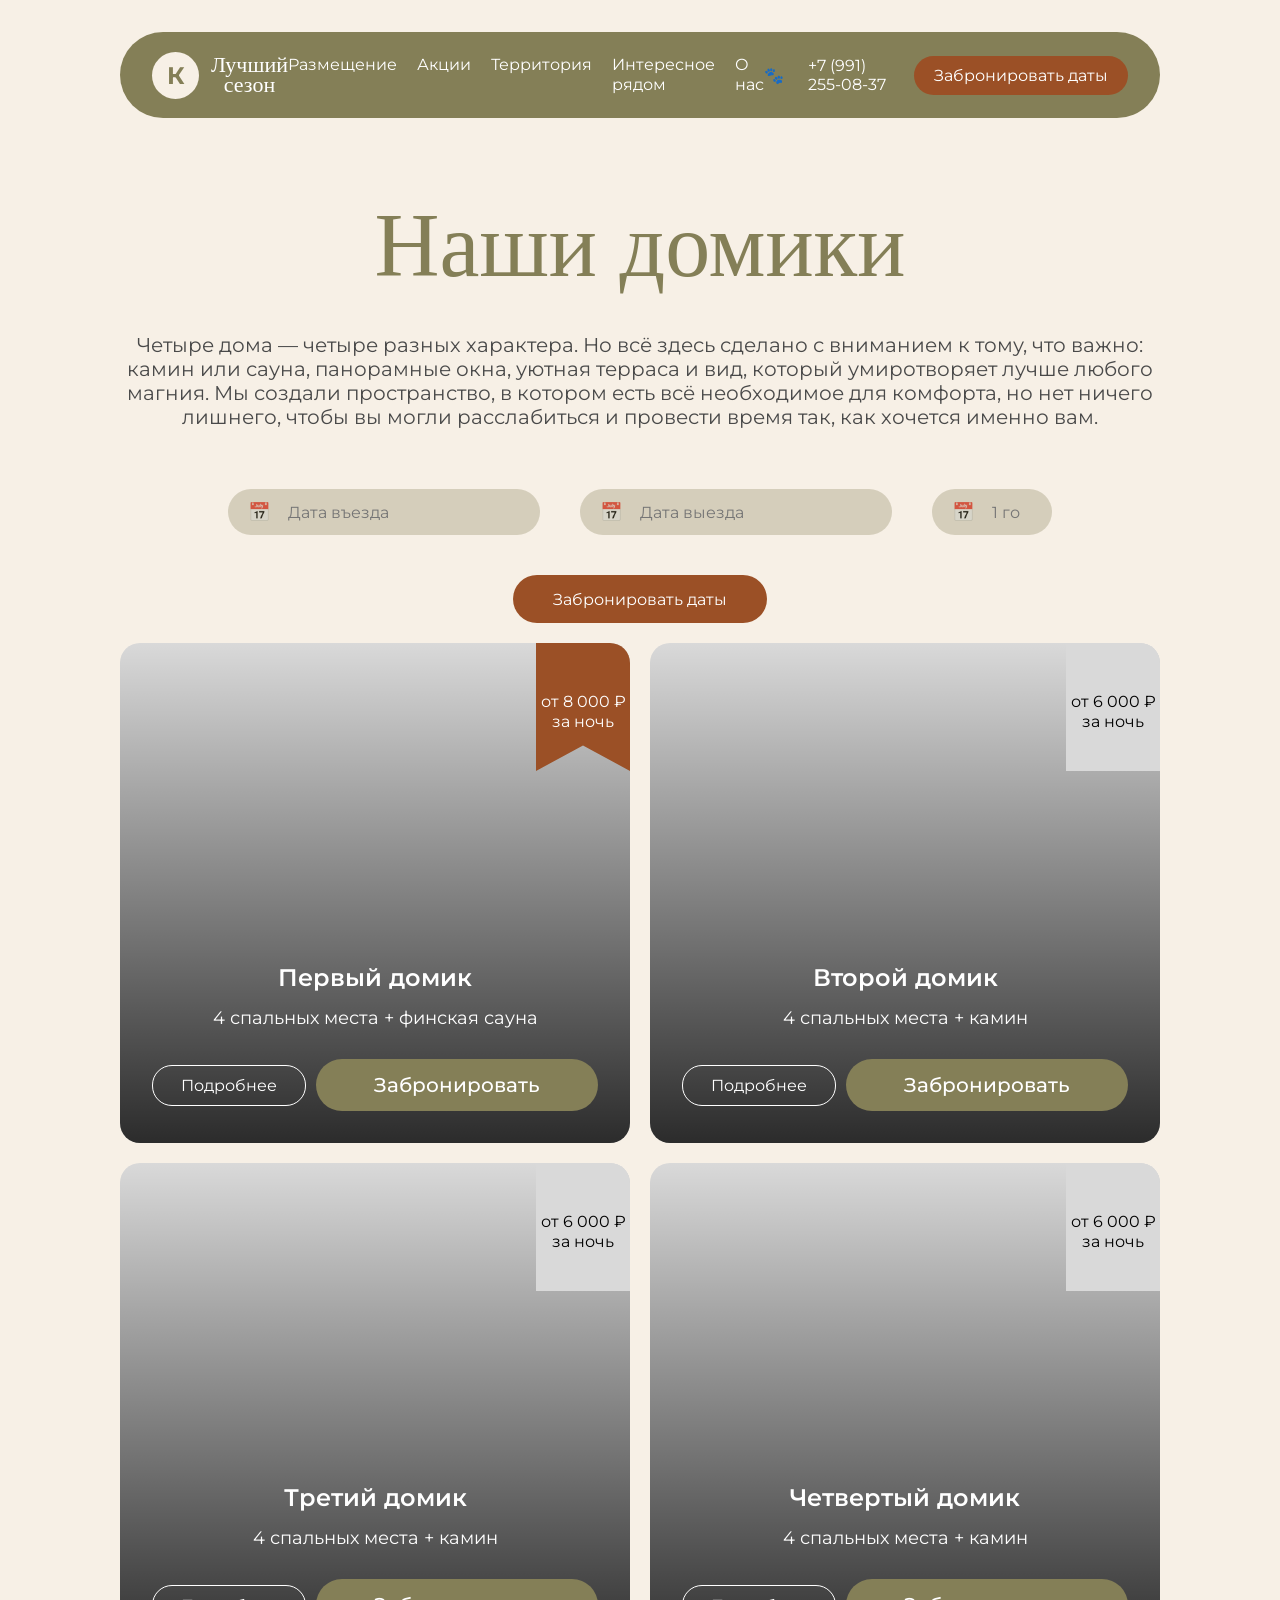
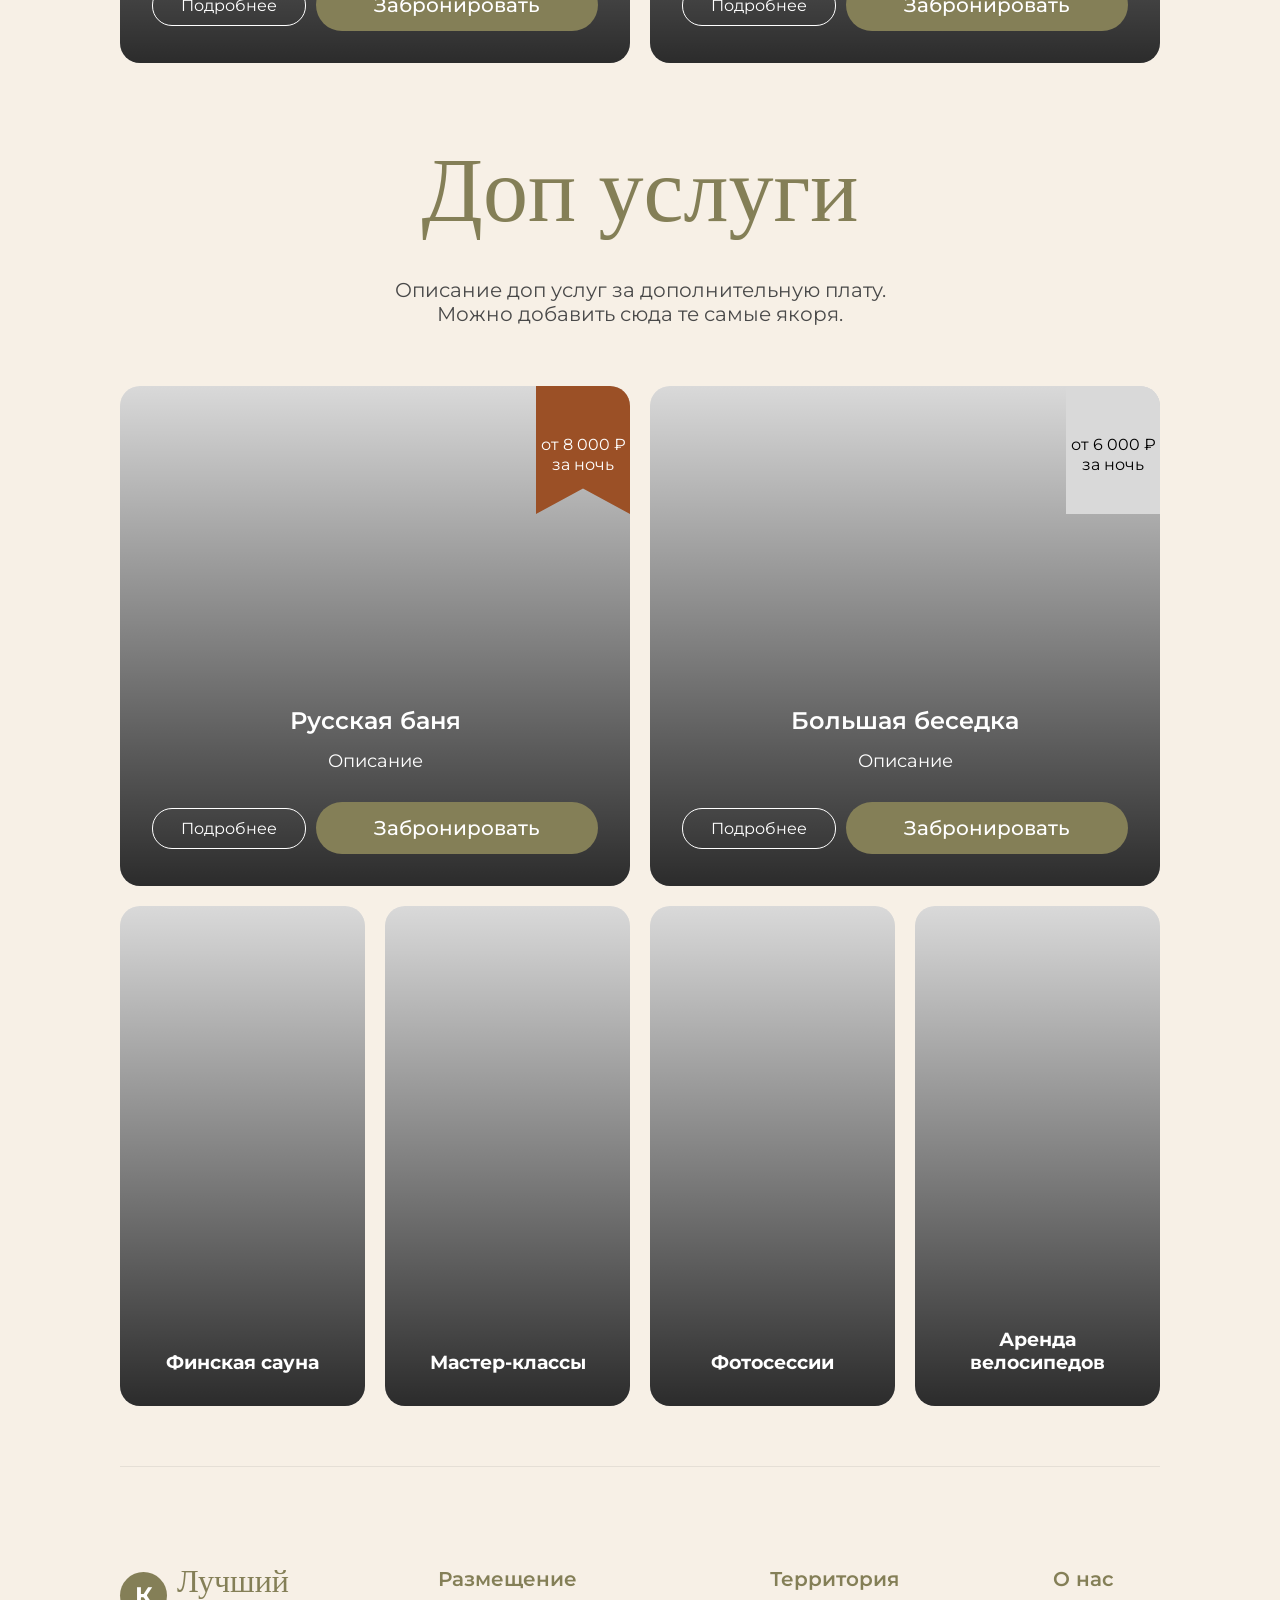
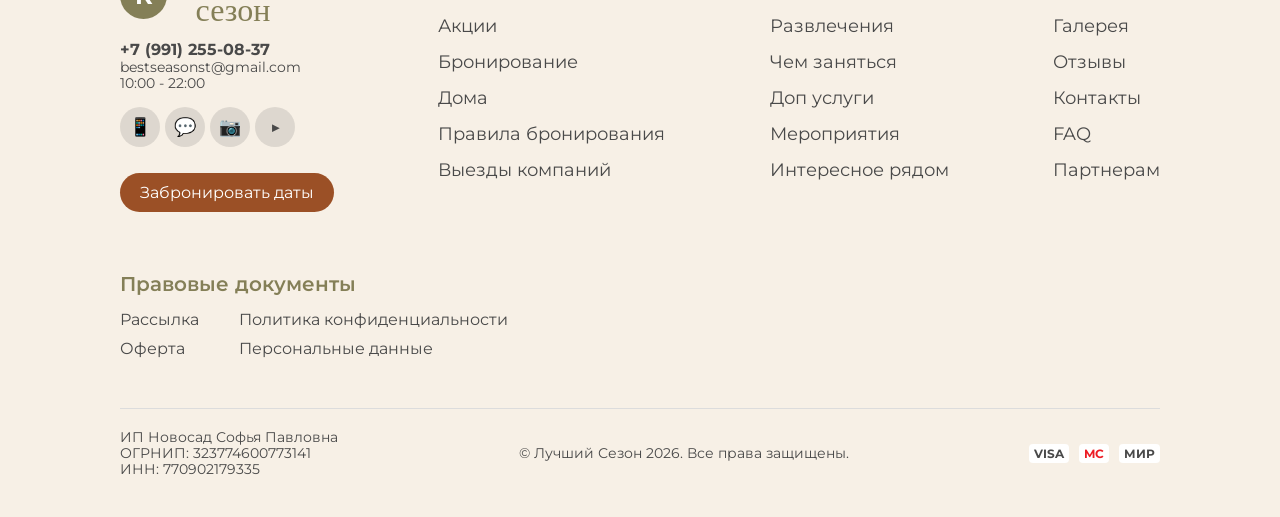
<file: static/houses.html>
<!DOCTYPE html>
<html lang="ru">
<head>
    <meta charset="UTF-8">
    <meta name="viewport" content="width=device-width, initial-scale=1.0">
    <title>Лучший сезон — Наши домики</title>
    
    <!-- Подключение шрифтов -->
    <link rel="preconnect" href="https://fonts.googleapis.com">
    <link rel="preconnect" href="https://fonts.gstatic.com" crossorigin>
    <link href="https://fonts.googleapis.com/css2?family=Inter:wght@400&family=Montserrat:wght@400;500;600&display=swap" rel="stylesheet">
    
    <style>
        /* CSS-переменные (цвета макета) */
        :root {
            --bg-color: #F7F0E6;
            --primary-color: #847F57;    /* Оливковый */
            --secondary-color: #9B5026;  /* Терракотовый */
            --text-color: #494949;
            --text-light: #FFFFFF;
        }

        /* Обнуление стилей */
        * {
            margin: 0;
            padding: 0;
            box-sizing: border-box;
            font-family: 'Montserrat', sans-serif;
        }

        body {
            background-color: var(--bg-color);
            color: var(--text-color);
            display: flex;
            flex-direction: column;
            align-items: center;
            padding: 20px 20px 0 20px;
        }

        /* Контейнер для десктопной ширины 1440px */
        .container {
            max-width: 1440px;
            width: 100%;
            padding: 0 100px;
        }

        /* --- ХЕДЕР --- */
        header {
            background: var(--primary-color);
            backdrop-filter: blur(10px);
            border-radius: 100px;
            padding: 20px 32px;
            display: flex;
            justify-content: space-between;
            align-items: center;
            width: 100%;
            height: 86px;
            margin-top: 12px;
            color: var(--text-light);
        }

        .logo-group {
            display: flex;
            align-items: center;
            gap: 12px;
        }

        .logo-icon {
            width: 47px;
            height: 47px;
            background: var(--bg-color);
            border-radius: 50%;
            display: flex;
            justify-content: center;
            align-items: center;
            color: var(--primary-color);
            font-weight: bold;
            font-size: 24px;
        }

        .logo-text {
            font-family: 'Etude Noire', serif;
            font-size: 22px;
            line-height: 90%;
            text-align: center;
        }

        nav {
            display: flex;
            gap: 20px;
        }

        nav a {
            color: var(--text-light);
            text-decoration: none;
            font-size: 16px;
            line-height: 20px;
        }

        .header-right {
            display: flex;
            align-items: center;
            gap: 24px;
        }

        .header-right .phone {
            font-size: 16px;
        }

        .btn-book {
            background: var(--secondary-color);
            color: var(--text-light);
            text-decoration: none;
            padding: 10px 20px;
            border-radius: 100px;
            font-size: 16px;
            white-space: nowrap;
            cursor: pointer;
            border: none;
        }

        /* --- СЕКЦИЯ ДОМИКИ --- */
        .section {
            margin-top: 80px;
            width: 100%;
        }

        .section-header {
            text-align: center;
            margin-bottom: 40px;
            display: flex;
            flex-direction: column;
            align-items: center;
            gap: 20px;
        }

        .section-title {
            font-family: 'Etude Noire', serif;
            font-size: 90px;
            color: var(--primary-color);
            font-weight: 500;
            line-height: 95px;
        }

        .section-subtitle {
            font-size: 20px;
            line-height: 24px;
            text-align: center;
            max-width: 1240px;
        }

        /* Поисковая строка */
        .search-bar {
            display: flex;
            justify-content: center;
            align-items: center;
            gap: 40px;
            margin-top: 40px;
            flex-wrap: wrap;
        }

        .search-input-group {
            display: flex;
            align-items: center;
            gap: 14px;
        }

        .search-input {
            background: rgba(132, 127, 87, 0.3);
            border: none;
            border-radius: 100px;
            padding: 14px 32px 14px 60px;
            font-size: 16px;
            color: var(--text-color);
            height: 46px;
            outline: none;
            position: relative;
        }

        .search-input-wrapper {
            position: relative;
        }

        .search-input-wrapper::before {
            content: '📅';
            position: absolute;
            left: 20px;
            top: 50%;
            transform: translateY(-50%);
            font-size: 18px;
        }

        /* Карточная сетка */
        .grid-2col {
            display: grid;
            grid-template-columns: repeat(2, 1fr);
            gap: 20px;
            margin-top: 20px;
        }

        .grid-4col {
            display: grid;
            grid-template-columns: repeat(4, 1fr);
            gap: 20px;
            margin-top: 20px;
        }

        /* Карточка дома */
        .card {
            position: relative;
            background: #d9d9d9;
            border-radius: 20px;
            overflow: hidden;
            height: 500px;
            display: flex;
            flex-direction: column;
            justify-content: flex-end;
            padding: 32px;
            color: var(--text-light);
            background-size: cover;
            background-position: center;
        }

        /* Градиентный оверлей */
        .card::before {
            content: '';
            position: absolute;
            bottom: 0;
            left: 0;
            width: 100%;
            height: 100%;
            background: linear-gradient(180deg, rgba(0,0,0,0) 0%, rgba(0,0,0,0.8) 100%);
            z-index: 1;
        }

        .card-content {
            position: relative;
            z-index: 2;
            display: flex;
            flex-direction: column;
            align-items: center;
            gap: 10px;
        }

        .card-content h3 {
            font-size: 24px;
            font-weight: 600;
            margin-bottom: 5px;
        }

        .card-content p {
            font-size: 18px;
            font-weight: 400;
            margin-bottom: 20px;
        }

        .card-btn-group {
            display: flex;
            gap: 10px;
            width: 100%;
            justify-content: space-between;
            align-items: center;
        }

        .btn-details {
            background: transparent;
            border: 1px solid var(--text-light);
            border-radius: 20px;
            padding: 10px 28px;
            color: var(--text-light);
            text-decoration: none;
            font-size: 16px;
        }

        .btn-book-card {
            background: var(--primary-color);
            color: var(--text-light);
            border-radius: 100px;
            padding: 14px 40px;
            text-decoration: none;
            font-size: 20px;
            font-weight: 500;
            width: 100%;
            text-align: center;
            cursor: pointer;
            border: none;
        }

        /* Цена */
        .price-tag {
            position: absolute;
            top: 0;
            right: 0;
            background: var(--secondary-color);
            width: 94px;
            height: 128px;
            display: flex;
            flex-direction: column;
            justify-content: center;
            align-items: center;
            clip-path: polygon(0 0, 100% 0, 100% 100%, 50% 80%, 0 100%);
            z-index: 3;
            padding-top: 10px;
        }

        .price-tag span {
            display: block;
            text-align: center;
            color: var(--text-light);
            font-size: 16px;
            line-height: 20px;
        }

        /* --- СЕКЦИЯ УСЛУГ --- */
        .service-card-large {
            height: 500px;
            background: linear-gradient(180deg, rgba(0,0,0,0) 0%, rgba(0,0,0,0.8) 100%), #847F57;
        }

        .service-card-small {
            height: 295px;
            background: linear-gradient(180deg, rgba(0,0,0,0) 0%, rgba(0,0,0,0.8) 100%), #d9d9d9;
            padding: 20px;
            align-items: center;
            justify-content: flex-end;
        }

        .service-card-small h3 {
            position: relative;
            z-index: 2;
            text-align: center;
        }

        /* --- ФУТЕР --- */
        footer {
            width: 100%;
            padding: 100px 0 20px 0;
            margin-top: 60px;
            border-top: 1px solid rgba(73, 73, 73, 0.1);
        }

        .footer-top {
            display: flex;
            justify-content: space-between;
            margin-bottom: 60px;
            gap: 40px;
            flex-wrap: wrap;
        }

        .footer-col {
            display: flex;
            flex-direction: column;
            gap: 14px;
        }

        .footer-col h4 {
            font-weight: 600;
            font-size: 20px;
            color: var(--primary-color);
            margin-bottom: 10px;
        }

        .footer-col a, .footer-col p {
            font-size: 18px;
            color: var(--text-color);
            text-decoration: none;
        }

        .footer-logo {
            display: flex;
            flex-direction: column;
            align-items: flex-start;
            gap: 16px;
        }

        .footer-logo .logo-text {
            color: var(--primary-color);
            font-size: 32px;
        }

        .footer-logo p {
            font-size: 16px;
            line-height: 115%;
        }

        .socials {
            display: flex;
            gap: 5px;
        }

        .social-icon {
            width: 40px;
            height: 40px;
            border-radius: 50%;
            background: rgba(73, 73, 73, 0.15);
            display: flex;
            justify-content: center;
            align-items: center;
            font-size: 18px;
        }

        .footer-docs {
            display: flex;
            gap: 40px;
            margin-bottom: 40px;
            flex-wrap: wrap;
        }

        .footer-docs-col h4 {
            font-weight: 600;
            font-size: 20px;
            color: var(--primary-color);
            margin-bottom: 14px;
        }
        
        .footer-docs-col a {
            display: block;
            margin-bottom: 10px;
            text-decoration: none;
            color: var(--text-color);
        }

        .footer-bottom {
            display: flex;
            justify-content: space-between;
            align-items: center;
            border-top: 1px solid #dcdcdc;
            padding-top: 20px;
            font-size: 14px;
            color: var(--text-color);
            flex-wrap: wrap;
            gap: 20px;
        }

        .footer-bottom .pay-icons {
            display: flex;
            gap: 10px;
            align-items: center;
        }

        /* Адаптивность для планшетов и телефонов */
        @media (max-width: 1200px) {
            .container { padding: 0 20px; }
            .grid-2col, .grid-4col { grid-template-columns: 1fr; }
            header { flex-wrap: wrap; height: auto; border-radius: 20px; gap: 15px; justify-content: center; }
            nav { flex-wrap: wrap; justify-content: center; }
            .section-title { font-size: 50px; line-height: 55px; }
        }

        /* ============================== */
        /* СТИЛИ ДЛЯ МОДАЛЬНОГО ОКНА      */
        /* ============================== */
        .modal-overlay {
            position: fixed;
            top: 0;
            left: 0;
            width: 100%;
            height: 100%;
            background: rgba(0,0,0,0.6);
            backdrop-filter: blur(4px);
            z-index: 1000;
            display: none; /* Скрыто по умолчанию */
            justify-content: center;
            align-items: center;
            padding: 20px;
        }

        .modal-content {
            background: #F7F0E6;
            border-radius: 40px;
            max-width: 800px;
            width: 100%;
            max-height: 90vh;
            overflow-y: auto;
            padding: 40px;
            position: relative;
            box-shadow: 0 20px 60px rgba(0,0,0,0.3);
        }

        .modal-close {
            position: absolute;
            top: 20px;
            right: 24px;
            background: rgba(132,127,87,0.15);
            border: none;
            border-radius: 14px;
            width: 50px;
            height: 50px;
            font-size: 28px;
            line-height: 50px;
            cursor: pointer;
            color: #847F57;
            transition: 0.2s;
        }
        .modal-close:hover {
            background: rgba(132,127,87,0.3);
        }

        .modal-title {
            font-family: 'Etude Noire', serif;
            font-size: 48px;
            color: #847F57;
            margin-bottom: 20px;
            text-align: center;
        }

        .modal-images {
            text-align: center;
            margin-bottom: 20px;
        }
        .modal-main-img {
            width: 100%;
            max-height: 300px;
            object-fit: cover;
            border-radius: 20px;
        }

        .modal-info {
            display: flex;
            flex-wrap: wrap;
            gap: 30px;
            margin-bottom: 30px;
        }
        .modal-desc, .modal-amenities {
            flex: 1;
            min-width: 200px;
        }
        .modal-desc h3, .modal-amenities h3 {
            font-size: 20px;
            color: #9B5026;
            margin-bottom: 12px;
        }
        .modal-desc p {
            font-size: 16px;
            line-height: 1.5;
            color: #494949;
        }
        .modal-amenities ul {
            list-style: none;
            padding: 0;
            display: flex;
            flex-wrap: wrap;
            gap: 8px;
        }
        .modal-amenities ul li {
            background: rgba(132,127,87,0.15);
            padding: 6px 16px;
            border-radius: 20px;
            font-size: 14px;
            color: #494949;
        }

        .modal-dates {
            display: flex;
            gap: 20px;
            margin-bottom: 30px;
            flex-wrap: wrap;
        }
        .date-group {
            flex: 1;
            min-width: 150px;
        }
        .date-group label {
            display: block;
            font-weight: 500;
            margin-bottom: 6px;
            color: #494949;
        }
        .date-group input {
            width: 100%;
            padding: 12px 16px;
            border: 1px solid rgba(132,127,87,0.3);
            border-radius: 100px;
            background: rgba(132,127,87,0.1);
            font-size: 16px;
            color: #494949;
            outline: none;
        }

        .modal-guests {
            background: rgba(155,80,38,0.1);
            border-radius: 16px;
            padding: 20px;
            margin-bottom: 30px;
        }
        .guest-row {
            display: flex;
            justify-content: space-between;
            align-items: center;
            padding: 8px 0;
            border-bottom: 1px solid rgba(73,73,73,0.1);
        }
        .guest-row:last-child {
            border-bottom: none;
        }
        .guest-row span {
            font-size: 16px;
            color: #494949;
        }
        .counter {
            display: flex;
            align-items: center;
            gap: 12px;
        }
        .counter-btn {
            width: 30px;
            height: 30px;
            border-radius: 50%;
            border: 1px solid #9B5026;
            background: transparent;
            color: #9B5026;
            font-size: 20px;
            cursor: pointer;
            display: flex;
            align-items: center;
            justify-content: center;
        }
        .counter-btn:hover {
            background: #9B5026;
            color: #fff;
        }
        .counter span {
            font-size: 18px;
            font-weight: 500;
            min-width: 20px;
            text-align: center;
        }

        .modal-footer {
            display: flex;
            justify-content: space-between;
            align-items: center;
            flex-wrap: wrap;
            gap: 20px;
            border-top: 1px solid rgba(73,73,73,0.2);
            padding-top: 20px;
        }
        .modal-price {
            font-size: 24px;
            font-weight: 600;
            color: #494949;
        }
        .modal-price small {
            font-weight: 400;
            font-size: 16px;
            color: #847F57;
        }
        #confirmBooking {
            background: #9B5026;
            color: #fff;
            border: none;
            border-radius: 100px;
            padding: 14px 40px;
            font-size: 20px;
            cursor: pointer;
            transition: 0.2s;
        }
        #confirmBooking:hover {
            background: #7a3e1c;
        }

        :root {
            --bg-color: #F7F0E6;
            --primary-color: #847F57;    /* Оливковый */
            --secondary-color: #9B5026;  /* Терракотовый */
            --text-color: #494949;
            --text-light: #FFFFFF;
            --beige-bg: rgba(155, 80, 38, 0.15);
            --light-beige-bg: rgba(132, 127, 87, 0.15);
        }

        /* Обнуление и база */
        * { margin: 0; padding: 0; box-sizing: border-box; font-family: 'Montserrat', sans-serif; }
        body { background: #F7F0E6; color: var(--text-color); padding: 20px; }
        a { text-decoration: none; color: inherit; }

        /* Имитация шрифта Etude Noire (в идеале подключить локальный файл) */
        @import url('https://fonts.googleapis.com/css2?family=Playfair+Display:wght@400;500;600&display=swap');
        .etude-font { font-family: 'Playfair Display', serif; }

        /* --- Стили основной страницы (Хедер, Карточки, Футер) --- */
        /* (Оставим их без изменений для контекста, главное здесь - модальное окно) */
        .container { max-width: 1440px; width: 100%; margin: 0 auto; padding: 0 100px; }
        header { background: var(--primary-color); border-radius: 100px; padding: 20px 32px; display: flex; justify-content: space-between; align-items: center; height: 86px; color: #fff; margin-top: 12px; }
        .logo-group { display: flex; align-items: center; gap: 12px; }
        .logo-icon { width: 47px; height: 47px; background: var(--bg-color); border-radius: 50%; display: flex; justify-content: center; align-items: center; color: var(--primary-color); font-weight: bold; font-size: 24px; }
        .logo-text { font-family: 'Playfair Display', serif; font-size: 22px; line-height: 90%; text-align: center; }
        nav { display: flex; gap: 20px; }
        nav a { color: #fff; font-size: 16px; }
        .header-right { display: flex; align-items: center; gap: 24px; }
        .btn-book { background: var(--secondary-color); color: #fff; padding: 10px 20px; border-radius: 100px; font-size: 16px; border: none; cursor: pointer; }
        .section { margin-top: 80px; }
        .section-title { font-family: 'Playfair Display', serif; font-size: 90px; color: var(--primary-color); text-align: center; line-height: 95px; }
        .section-subtitle { font-size: 20px; text-align: center; max-width: 1240px; margin: 20px auto; }
        .grid-2col { display: grid; grid-template-columns: repeat(2, 1fr); gap: 20px; margin-top: 20px; }
        .card { position: relative; height: 500px; border-radius: 20px; overflow: hidden; background: #d9d9d9; display: flex; flex-direction: column; justify-content: flex-end; padding: 32px; color: #fff; background-size: cover; background-position: center; }
        .card::before { content: ''; position: absolute; inset: 0; background: linear-gradient(180deg, rgba(0,0,0,0) 0%, rgba(0,0,0,0.8) 100%); z-index: 1; }
        .card-content { position: relative; z-index: 2; display: flex; flex-direction: column; align-items: center; gap: 10px; }
        .card-btn-group { display: flex; gap: 10px; width: 100%; justify-content: space-between; align-items: center; }
        .btn-book-card { background: var(--primary-color); color: #fff; border-radius: 100px; padding: 14px 40px; font-size: 20px; font-weight: 500; width: 100%; text-align: center; border: none; cursor: pointer; }
        .btn-details { border: 1px solid #fff; border-radius: 20px; padding: 10px 28px; color: #fff; }
        .price-tag { position: absolute; top: 0; right: 0; background: var(--secondary-color); width: 94px; height: 128px; display: flex; flex-direction: column; justify-content: center; align-items: center; clip-path: polygon(0 0, 100% 0, 100% 100%, 50% 80%, 0 100%); z-index: 3; }
        .price-tag span { display: block; text-align: center; color: #fff; font-size: 16px; line-height: 20px; }

        /* ============================================================ */
        /* =============== ТОЧНОЕ МОДАЛЬНОЕ ОКНО ПО МАКЕТУ ============== */
        /* ============================================================ */

        .modal-overlay {
            position: fixed; top: 0; left: 0; width: 100vw; height: 100vh;
            background: rgba(0, 0, 0, 0.5); backdrop-filter: blur(4px);
            z-index: 999; display: none; justify-content: center; align-items: center;
            padding: 40px 20px;
        }

        .modal-content {
            position: relative;
            width: 100%;
            max-width: 1240px; /* Строго по макету */
            background: #F7F0E6;
            border-radius: 40px;
            padding: 40px;
            max-height: 90vh; overflow-y: auto;
            box-shadow: 0 20px 60px rgba(0,0,0,0.3);
        }

        /* Кнопка закрытия */
        .modal-close-btn {
            position: absolute; top: 32px; right: 32px;
            width: 50px; height: 50px; border-radius: 14px;
            background: rgba(132, 127, 87, 0.15);
            border: none; color: #847F57; font-size: 28px;
            cursor: pointer; display: flex; justify-content: center; align-items: center;
        }
        .modal-close-btn:hover { background: rgba(132, 127, 87, 0.3); }

        /* Заголовок */
        .modal-title {
            font-family: 'Playfair Display', serif;
            font-size: 64px; color: var(--primary-color);
            text-align: center; margin-bottom: 32px; font-weight: 500;
        }

        /* Сетка изображений */
        .gallery-grid {
            display: flex; gap: 20px; height: 344px;
        }
        .gallery-main {
            flex: 0 0 574px; height: 100%; background: #D9D9D9; border-radius: 20px;
            background-size: cover; background-position: center;
        }
        .gallery-side {
            flex: 1; display: grid; grid-template-columns: 1fr 1fr; gap: 20px;
        }
        .gallery-item {
            background: #D9D9D9; border-radius: 20px; width: 100%; height: 100%;
            background-size: cover; background-position: center; position: relative;
        }
        .gallery-item-overlay {
            position: absolute; inset: 0; border-radius: 20px;
            background: rgba(0,0,0,0.4); display: flex; flex-direction: column;
            justify-content: center; align-items: center; color: #fff; gap: 6px; cursor: pointer;
        }
        .gallery-item-overlay span { font-size: 20px; }

        /* Блок "Вместимость" и "Спальные места" */
        .specs-row { display: flex; gap: 20px; margin-top: 40px; }
        .spec-box {
            flex: 1; background: var(--beige-bg); border-radius: 10px; padding: 20px 32px;
        }
        .spec-box h4 { font-weight: 600; font-size: 20px; margin-bottom: 20px; display: flex; gap: 10px; align-items: center; }
        .spec-item { display: flex; gap: 10px; align-items: center; font-size: 20px; margin-bottom: 10px; }
        .spec-item:last-child { margin-bottom: 0; }

        /* Блок "О домике" и "Удобства" */
        .desc-amenities-row { display: flex; gap: 60px; margin-top: 40px; }
        .desc-block { flex: 1; }
        .desc-block h3 { font-family: 'Playfair Display', serif; font-size: 32px; color: var(--secondary-color); margin-bottom: 20px; }
        .desc-block p { font-size: 20px; line-height: 24px; }
        
        .amenities-block { flex: 1; }
        .amenities-block h3 { font-family: 'Playfair Display', serif; font-size: 32px; color: var(--secondary-color); margin-bottom: 20px; }
        .amenities-grid { display: grid; grid-template-columns: 1fr 1fr; gap: 10px; }
        .amenity-item { background: var(--light-beige-bg); padding: 8px 20px; border-radius: 10px; font-size: 20px; }

        /* Таблица "Электроника / Внешняя территория / Прочее" */
        .details-table {
            background: var(--beige-bg); border-radius: 10px; padding: 20px 32px;
            display: flex; gap: 70px; margin-top: 40px; align-items: flex-start;
        }
        .detail-col { flex: 1; }
        .detail-col h4 { font-weight: 600; font-size: 20px; margin-bottom: 16px; }
        .detail-col ul { list-style: none; display: flex; flex-direction: column; gap: 10px; }
        .detail-col ul li { font-size: 20px; }
        .detail-col ul li.muted { opacity: 0.4; }
        .detail-col ul li.semi-muted { opacity: 0.7; }
        .details-more-btn {
            align-self: flex-end; margin-top: 20px;
            border: 1px solid var(--secondary-color); border-radius: 100px;
            padding: 10px 32px; font-size: 16px; cursor: pointer; background: transparent;
        }

        /* Блок выбора дат и гостей (верхняя плашка) */
        .booking-widget { display: flex; gap: 20px; margin-top: 40px; }
        .widget-box {
            flex: 1; background: var(--light-beige-bg); border-radius: 10px;
            padding: 20px 40px; display: flex; align-items: center; justify-content: space-between;
        }
        .widget-box label { display: flex; align-items: center; gap: 12px; font-size: 20px; cursor: pointer; }
        .widget-separator { color: var(--text-color); }

        /* Календарь и счётчики гостей */
        .booking-details { display: flex; gap: 20px; margin-top: 20px; }
        
        /* Календарь (Левая часть) */
        .calendar-wrapper { flex: 1; background: #FFFFFF; border-radius: 16px; padding: 24px; display: flex; gap: 20px; }
        .calendar-month { flex: 1; }
        .calendar-header { display: flex; justify-content: space-between; align-items: center; margin-bottom: 16px; font-size: 18px; font-weight: 500; }
        .calendar-nav { cursor: pointer; padding: 5px; }
        .calendar-grid { display: grid; grid-template-columns: repeat(7, 1fr); gap: 4px; }
        .calendar-day-name { text-align: center; font-size: 14px; color: #667085; padding: 8px 0; }
        .calendar-day { text-align: center; padding: 8px 0; font-size: 14px; border-radius: 50%; cursor: pointer; width: 40px; height: 40px; display: flex; justify-content: center; align-items: center; margin: 0 auto; }
        .calendar-day.muted { color: #D0D5DD; }
        .calendar-day.active { background: #FFCDA6; }
        .calendar-day.range { background: #FFF0E4; }
        .calendar-day:not(.muted):hover { background: #f0f0f0; }

        /* Счётчики гостей (Правая часть) */
        .guests-wrapper { flex: 1; background: #FFFFFF; border-radius: 16px; padding: 24px; display: flex; flex-direction: column; gap: 20px; }
        .guests-wrapper h4 { font-size: 20px; font-weight: 500; text-align: center; }
        
        .guest-counter-row { display: flex; justify-content: space-between; align-items: center; padding: 10px 0; }
        .guest-counter-row .label { display: flex; flex-direction: column; }
        .guest-counter-row .label span:first-child { font-size: 20px; }
        .guest-counter-row .label span:last-child { font-size: 14px; color: rgba(73,73,73,0.5); }
        
        .counter-controls { display: flex; align-items: center; gap: 16px; }
        .counter-btn { width: 30px; height: 30px; border-radius: 50%; background: #FFF0E4; border: 1px solid #FFCDA6; display: flex; justify-content: center; align-items: center; font-size: 20px; cursor: pointer; color: #494949; }
        .counter-btn:hover { background: #FFCDA6; }
        .counter-value { font-size: 20px; font-weight: 500; min-width: 20px; text-align: center; }

        /* Подвал модального окна */
        .modal-footer { display: flex; justify-content: space-between; align-items: center; margin-top: 40px; }
        .total-price { display: flex; flex-direction: column; align-items: flex-end; gap: 5px; }
        .total-price .details { display: flex; gap: 20px; font-size: 16px; align-items: center; }
        .total-price .amount { font-size: 24px; font-weight: 600; }
        .btn-confirm-booking {
            background: var(--secondary-color); color: #fff; border: none;
            border-radius: 100px; padding: 20px 40px; font-size: 24px; font-weight: 500; cursor: pointer;
            width: 340px; text-align: center; transition: 0.2s;
        }
        .btn-confirm-booking:hover { background: #7a3e1c; }

        /* Адаптивность модального окна */
        @media (max-width: 1024px) {
            .gallery-main { flex: 1; height: 250px; }
            .gallery-side { display: none; } /* Упрощаем на планшетах */
            .desc-amenities-row { flex-direction: column; gap: 30px; }
            .details-table { flex-direction: column; gap: 20px; }
            .booking-details { flex-direction: column; }
            .modal-title { font-size: 40px; }
            .container { padding: 0 20px; }
        }
        @media (max-width: 600px) {
            .specs-row { flex-direction: column; }
            .booking-widget { flex-direction: column; }
            .calendar-wrapper { flex-direction: column; }
            .modal-content { padding: 20px; }
            .modal-footer { flex-direction: column; align-items: stretch; gap: 20px; }
            .btn-confirm-booking { width: 100%; }
        }

        /* Адаптивность модалки */
        @media (max-width: 600px) {
            .modal-content { padding: 20px; }
            .modal-title { font-size: 32px; }
            .modal-info { flex-direction: column; }
            .modal-dates { flex-direction: column; }
        }
    </style>
</head>
<body>

<div class="container">
    <!-- Шапка -->
    <header>
        <div class="logo-group">
            <div class="logo-icon">К</div>
            <div class="logo-text">Лучший<br>сезон</div>
        </div>
        <nav>
            <a href="#">Размещение</a>
            <a href="#">Акции</a>
            <a href="#">Территория</a>
            <a href="#">Интересное рядом</a>
            <a href="#">О нас</a>
        </nav>
        <div class="header-right">
            <span>🐾</span>
            <span class="phone">+7 (991) 255-08-37</span>
            <button class="btn-book">Забронировать даты</button>
        </div>
    </header>

    <!-- Основной контент -->
    <main>
        <!-- Секция: Наши домики -->
        <section class="section">
            <div class="section-header">
                <h1 class="section-title">Наши домики</h1>
                <p class="section-subtitle">Четыре дома — четыре разных характера. Но всё здесь сделано с вниманием к тому, что важно: камин или сауна, панорамные окна, уютная терраса и вид, который умиротворяет лучше любого магния. Мы создали пространство, в котором есть всё необходимое для комфорта, но нет ничего лишнего, чтобы вы могли расслабиться и провести время так, как хочется именно вам.</p>
            </div>

            <div class="search-bar">
                <div class="search-input-wrapper">
                    <input type="text" class="search-input" placeholder="Дата въезда">
                </div>
                <div class="search-input-wrapper">
                    <input type="text" class="search-input" placeholder="Дата выезда">
                </div>
                <div class="search-input-wrapper">
                    <input type="text" class="search-input" placeholder="1 гость" style="width: 120px;">
                </div>
                <button class="btn-book" style="padding: 14px 40px; height: 48px; border: none;">Забронировать даты</button>
            </div>

            <!-- Карточки домов (добавлены data-house-id для связи с модалкой) -->
            <div class="grid-2col">
                <!-- Домик 1 -->
                <div class="card" data-house-id="1" style="background-image: url('https://images.unsplash.com/photo-1582268611958-ebfd161ef9cf?q=80&w=1000&auto=format&fit=crop');">
                    <div class="price-tag">
                        <span>от 8 000 ₽</span>
                        <span>за ночь</span>
                    </div>
                    <div class="card-content">
                        <h3>Первый домик</h3>
                        <p>4 спальных места + финская сауна</p>
                        <div class="card-btn-group">
                            <a href="#" class="btn-details">Подробнее</a>
                            <button class="btn-book-card">Забронировать</button>
                        </div>
                    </div>
                </div>

                <!-- Домик 2 -->
                <div class="card" data-house-id="2" style="background-image: url('https://images.unsplash.com/photo-1595526114035-0d45ed16cfbf?q=80&w=1000&auto=format&fit=crop');">
                    <div class="price-tag" style="background: #D9D9D9; clip-path: none;">
                        <span style="color: #000;">от 6 000 ₽</span>
                        <span style="color: #000;">за ночь</span>
                    </div>
                    <div class="card-content">
                        <h3>Второй домик</h3>
                        <p>4 спальных места + камин</p>
                        <div class="card-btn-group">
                            <a href="#" class="btn-details">Подробнее</a>
                            <button class="btn-book-card">Забронировать</button>
                        </div>
                    </div>
                </div>

                <!-- Домик 3 -->
                <div class="card" data-house-id="3" style="background-image: url('https://images.unsplash.com/photo-1542718610-a1d656d1884c?q=80&w=1000&auto=format&fit=crop');">
                    <div class="price-tag" style="background: #D9D9D9; clip-path: none;">
                        <span style="color: #000;">от 6 000 ₽</span>
                        <span style="color: #000;">за ночь</span>
                    </div>
                    <div class="card-content">
                        <h3>Третий домик</h3>
                        <p>4 спальных места + камин</p>
                        <div class="card-btn-group">
                            <a href="#" class="btn-details">Подробнее</a>
                            <button class="btn-book-card">Забронировать</button>
                        </div>
                    </div>
                </div>

                <!-- Домик 4 -->
                <div class="card" data-house-id="4" style="background-image: url('https://images.unsplash.com/photo-1600596542815-ffad4c1539a9?q=80&w=1000&auto=format&fit=crop');">
                    <div class="price-tag" style="background: #D9D9D9; clip-path: none;">
                        <span style="color: #000;">от 6 000 ₽</span>
                        <span style="color: #000;">за ночь</span>
                    </div>
                    <div class="card-content">
                        <h3>Четвертый домик</h3>
                        <p>4 спальных места + камин</p>
                        <div class="card-btn-group">
                            <a href="#" class="btn-details">Подробнее</a>
                            <button class="btn-book-card">Забронировать</button>
                        </div>
                    </div>
                </div>
            </div>
        </section>

        <!-- Секция: Доп услуги -->
        <section class="section">
            <div class="section-header">
                <h1 class="section-title">Доп услуги</h1>
                <p class="section-subtitle">Описание доп услуг за дополнительную плату.<br>Можно добавить сюда те самые якоря.</p>
            </div>

            <div class="grid-2col">
                <!-- Русская баня -->
                <div class="card service-card-large" style="background-image: url('https://images.unsplash.com/photo-1620626012761-d9baf979bc53?q=80&w=1000&auto=format&fit=crop');">
                    <div class="price-tag">
                        <span>от 8 000 ₽</span>
                        <span>за ночь</span>
                    </div>
                    <div class="card-content">
                        <h3>Русская баня</h3>
                        <p>Описание</p>
                        <div class="card-btn-group">
                            <a href="#" class="btn-details">Подробнее</a>
                            <button class="btn-book-card">Забронировать</button>
                        </div>
                    </div>
                </div>

                <!-- Большая беседка -->
                <div class="card service-card-large" style="background-image: url('https://images.unsplash.com/photo-1600585154340-be6161a56a0c?q=80&w=1000&auto=format&fit=crop');">
                    <div class="price-tag" style="background: #D9D9D9; clip-path: none;">
                        <span style="color: #000;">от 6 000 ₽</span>
                        <span style="color: #000;">за ночь</span>
                    </div>
                    <div class="card-content">
                        <h3>Большая беседка</h3>
                        <p>Описание</p>
                        <div class="card-btn-group">
                            <a href="#" class="btn-details">Подробнее</a>
                            <button class="btn-book-card">Забронировать</button>
                        </div>
                    </div>
                </div>
            </div>

            <!-- Маленькие карточки доп услуг -->
            <div class="grid-4col">
                <div class="card service-card-small" style="background-image: url('https://images.unsplash.com/photo-1584622650111-993a426fbf0a?q=80&w=600&auto=format&fit=crop');">
                    <h3>Финская сауна</h3>
                </div>
                <div class="card service-card-small" style="background-image: url('https://images.unsplash.com/photo-1533090161767-e6ffed986c88?q=80&w=600&auto=format&fit=crop');">
                    <h3>Мастер-классы</h3>
                </div>
                <div class="card service-card-small" style="background-image: url('https://images.unsplash.com/photo-1516035069371-29a1b244cc32?q=80&w=600&auto=format&fit=crop');">
                    <h3>Фотосессии</h3>
                </div>
                <div class="card service-card-small" style="background-image: url('https://images.unsplash.com/photo-1532298229144-0ec0ef316e2b?q=80&w=600&auto=format&fit=crop');">
                    <h3>Аренда велосипедов</h3>
                </div>
            </div>
        </section>
    </main>

    <!-- Футер -->
    <footer>
        <div class="footer-top">
            <div class="footer-logo">
                <div style="display: flex; align-items: center; gap: 10px;">
                    <div class="logo-icon" style="background: var(--primary-color); color: white;">К</div>
                    <div class="logo-text">Лучший<br>сезон</div>
                </div>
                <div>
                    <p><strong>+7 (991) 255-08-37</strong></p>
                    <p style="font-size: 14px;">bestseasonst@gmail.com</p>
                    <p style="font-size: 14px;">10:00 - 22:00</p>
                </div>
                <div class="socials">
                    <div class="social-icon">📱</div>
                    <div class="social-icon">💬</div>
                    <div class="social-icon">📷</div>
                    <div class="social-icon">▶️</div>
                </div>
                <button class="btn-book" style="width: max-content; margin-top: 10px; border: none;">Забронировать даты</button>
            </div>

            <div class="footer-col">
                <h4>Размещение</h4>
                <a href="#">Акции</a>
                <a href="#">Бронирование</a>
                <a href="#">Дома</a>
                <a href="#">Правила бронирования</a>
                <a href="#">Выезды компаний</a>
            </div>

            <div class="footer-col">
                <h4>Территория</h4>
                <a href="#">Развлечения</a>
                <a href="#">Чем заняться</a>
                <a href="#">Доп услуги</a>
                <a href="#">Мероприятия</a>
                <a href="#">Интересное рядом</a>
            </div>

            <div class="footer-col">
                <h4>О нас</h4>
                <a href="#">Галерея</a>
                <a href="#">Отзывы</a>
                <a href="#">Контакты</a>
                <a href="#">FAQ</a>
                <a href="#">Партнерам</a>
            </div>
        </div>

        <!-- Правовые документы -->
        <div class="footer-docs">
            <div class="footer-docs-col">
                <h4>Правовые документы</h4>
                <div style="display: flex; gap: 40px; flex-wrap: wrap;">
                    <div>
                        <a href="#">Рассылка</a>
                        <a href="#">Оферта</a>
                    </div>
                    <div>
                        <a href="#">Политика конфиденциальности</a>
                        <a href="#">Персональные данные</a>
                    </div>
                </div>
            </div>
        </div>

        <div class="footer-bottom">
            <div style="font-size: 14px; line-height: 115%; max-width: 250px;">
                ИП Новосад Софья Павловна<br>
                ОГРНИП: 323774600773141<br>
                ИНН: 770902179335
            </div>
            <div>© Лучший Сезон 2026. Все права защищены.</div>
            <div class="pay-icons">
                <div style="background: #fff; padding: 2px 5px; border-radius: 4px; font-weight: bold; font-size: 12px;">VISA</div>
                <div style="background: #fff; padding: 2px 5px; border-radius: 4px; font-weight: bold; font-size: 12px; color: #ED1C24;">MC</div>
                <div style="background: #fff; padding: 2px 5px; border-radius: 4px; font-weight: bold; font-size: 12px;">МИР</div>
            </div>
        </div>
    </footer>
</div>

<!-- ============================== -->
<!-- МОДАЛЬНОЕ ОКНО БРОНИРОВАНИЯ     -->
<!-- ============================== -->
<div class="modal-overlay" id="bookingModal">
    <div class="modal-content">
        
        <!-- Кнопка закрытия -->
        <button class="modal-close-btn" id="closeModalBtn">✕</button>

        <!-- Заголовок -->
        <h2 class="modal-title" id="modalTitle">Первый домик</h2>

        <!-- Сетка изображений -->
        <div class="gallery-grid" id="galleryContainer">
            <div class="gallery-main" id="galleryMain" style="background-image: url('');"></div>
            <div class="gallery-side">
                <div class="gallery-item" style="background-color: #D9D9D9;"></div>
                <div class="gallery-item" style="background-color: #D9D9D9;"></div>
                <div class="gallery-item" style="background-color: #D9D9D9;"></div>
                <div class="gallery-item" style="background-color: #D9D9D9; display: flex; justify-content: center; align-items: center;">
                    <div class="gallery-item-overlay">
                        <svg width="24" height="24" viewBox="0 0 24 24" fill="none" stroke="white" stroke-width="2"><path d="M23 19a2 2 0 0 1-2 2H3a2 2 0 0 1-2-2V8a2 2 0 0 1 2-2h4l2-3h6l2 3h4a2 2 0 0 1 2 2z"/><circle cx="12" cy="13" r="4"/></svg>
                        <span>Смотреть</span>
                    </div>
                </div>
            </div>
        </div>

        <!-- Блок "Вместимость" и "Спальные места" -->
        <div class="specs-row">
            <div class="spec-box">
                <h4>👤 Вместимость до 4-х человек</h4>
                <div class="spec-item">📐 54 м²</div>
                <div class="spec-item">📐 Свободная планировка</div>
            </div>
            <div class="spec-box">
                <h4>🛏 Спальные места</h4>
                <div class="spec-item">🛋 Диван-кровать</div>
                <div class="spec-item">🛏 Двухэтажная кровать</div>
            </div>
        </div>

        <!-- Блок "О домике" и "Удобства" -->
        <div class="desc-amenities-row">
            <div class="desc-block">
                <h3>О домике</h3>
                <p id="modalDescription">Уютный домик‑лофт с собственной сауной и панорамным видом на лес для 2-4 гостей. Идеальное место для семейного отдыха или романтических выходных. Площадь дома 30м² + терраса 24м². Безлимитный Wi-Fi, оснащенная кухня, отдельная мангальная зона и ротанговая мебель.</p>
            </div>
            <div class="amenities-block">
                <h3>Удобства</h3>
                <div class="amenities-grid" id="amenitiesGrid">
                    <div class="amenity-item">Большая терраса</div>
                    <div class="amenity-item">Wifi (оптоволокно)</div>
                    <div class="amenity-item">Мангальная зона</div>
                    <div class="amenity-item">Панорамные окна</div>
                    <div class="amenity-item">Финская сауна</div>
                    <div class="amenity-item">Умная колонка Алиса</div>
                    <div class="amenity-item">Телевизор</div>
                    <div class="amenity-item">Кондиционер</div>
                </div>
            </div>
        </div>

        <!-- Таблица "Электроника / Внешняя территория / Прочее" -->
        <div class="details-table">
            <div class="detail-col">
                <h4>Электроника</h4>
                <ul>
                    <li>Телевизор</li>
                    <li>Умная колонка Алиса</li>
                    <li>Кондиционер</li>
                    <li>Фен</li>
                    <li class="muted">Вентиляция</li>
                </ul>
            </div>
            <div class="detail-col">
                <h4>Внешняя территория</h4>
                <ul>
                    <li>Крытая терраса 24 м²</li>
                    <li>Вид на лес и реку</li>
                    <li>Отдельный вход в номер</li>
                    <li class="semi-muted">Живое огорождение (туи)</li>
                    <li class="muted">Большой стол с самоваром</li>
                </ul>
            </div>
            <div class="detail-col">
                <h4>Прочее</h4>
                <ul>
                    <li>Мини-аптечка</li>
                    <li>Фильтр для воды</li>
                    <li class="semi-muted">Вешалки</li>
                    <li class="semi-muted">Полный комплект посуды</li>
                    <li class="muted">Шампуры</li>
                </ul>
                <button class="details-more-btn">Подробнее</button>
            </div>
        </div>

        <!-- Панель "Даты" и "Гости" -->
        <div class="booking-widget">
            <div class="widget-box">
                <label>📅 Дата заезда</label>
                <span class="widget-separator">—</span>
                <label>📅 Дата выезда</label>
            </div>
            <div class="widget-box">
                <label>👤 Количество гостей</label>
            </div>
        </div>

        <!-- Календарь и Счётчики -->
        <div class="booking-details">
            <!-- Календарь -->
            <div class="calendar-wrapper">
                <div class="calendar-month">
                    <div class="calendar-header">
                        <span class="calendar-nav">‹</span>
                        <span>Май 2026</span>
                        <span style="width: 20px;"></span>
                    </div>
                    <div class="calendar-grid" id="calendarMay">
                        <div class="calendar-day-name">Пн</div><div class="calendar-day-name">Вт</div><div class="calendar-day-name">Ср</div><div class="calendar-day-name">Чт</div><div class="calendar-day-name">Пт</div><div class="calendar-day-name">Сб</div><div class="calendar-day-name">Вс</div>
                        <!-- Дни мая -->
                        <div class="calendar-day muted">27</div><div class="calendar-day muted">28</div><div class="calendar-day muted">29</div><div class="calendar-day muted">30</div><div class="calendar-day muted">31</div><div class="calendar-day">1</div><div class="calendar-day">2</div>
                        <div class="calendar-day">3</div><div class="calendar-day active">4</div><div class="calendar-day range">5</div><div class="calendar-day range">6</div><div class="calendar-day range">7</div><div class="calendar-day range">8</div><div class="calendar-day range">9</div>
                        <div class="calendar-day range">10</div><div class="calendar-day range">11</div><div class="calendar-day range">12</div><div class="calendar-day range">13</div><div class="calendar-day range">14</div><div class="calendar-day range">15</div><div class="calendar-day range">16</div>
                        <div class="calendar-day">17</div><div class="calendar-day">18</div><div class="calendar-day">19</div><div class="calendar-day">20</div><div class="calendar-day">21</div><div class="calendar-day">22</div><div class="calendar-day">23</div>
                        <div class="calendar-day">24</div><div class="calendar-day">25</div><div class="calendar-day">26</div><div class="calendar-day">27</div><div class="calendar-day">28</div><div class="calendar-day">29</div><div class="calendar-day">30</div>
                        <div class="calendar-day">31</div><div class="calendar-day muted">1</div><div class="calendar-day muted">2</div><div class="calendar-day muted">3</div><div class="calendar-day muted">4</div><div class="calendar-day muted">5</div><div class="calendar-day muted">6</div>
                    </div>
                </div>
                <div class="calendar-month">
                    <div class="calendar-header">
                        <span style="width: 20px;"></span>
                        <span>Июнь 2026</span>
                        <span class="calendar-nav">›</span>
                    </div>
                    <div class="calendar-grid" id="calendarJune">
                        <div class="calendar-day-name">Пн</div><div class="calendar-day-name">Вт</div><div class="calendar-day-name">Ср</div><div class="calendar-day-name">Чт</div><div class="calendar-day-name">Пт</div><div class="calendar-day-name">Сб</div><div class="calendar-day-name">Вс</div>
                        <div class="calendar-day muted">25</div><div class="calendar-day muted">26</div><div class="calendar-day muted">27</div><div class="calendar-day muted">28</div><div class="calendar-day muted">29</div><div class="calendar-day muted">30</div><div class="calendar-day muted">31</div>
                        <div class="calendar-day">1</div><div class="calendar-day">2</div><div class="calendar-day">3</div><div class="calendar-day">4</div><div class="calendar-day">5</div><div class="calendar-day">6</div><div class="calendar-day">7</div>
                        <div class="calendar-day">8</div><div class="calendar-day">9</div><div class="calendar-day">10</div><div class="calendar-day">11</div><div class="calendar-day">12</div><div class="calendar-day">13</div><div class="calendar-day">14</div>
                        <div class="calendar-day">15</div><div class="calendar-day">16</div><div class="calendar-day">17</div><div class="calendar-day">18</div><div class="calendar-day">19</div><div class="calendar-day">20</div><div class="calendar-day">21</div>
                        <div class="calendar-day">22</div><div class="calendar-day">23</div><div class="calendar-day">24</div><div class="calendar-day">25</div><div class="calendar-day">26</div><div class="calendar-day">27</div><div class="calendar-day">28</div>
                        <div class="calendar-day">29</div><div class="calendar-day">30</div><div class="calendar-day muted">1</div><div class="calendar-day muted">2</div><div class="calendar-day muted">3</div><div class="calendar-day muted">4</div><div class="calendar-day muted">5</div>
                    </div>
                </div>
            </div>

            <!-- Счётчики гостей -->
            <div class="guests-wrapper">
                <h4>Количество гостей</h4>
                
                <div class="guest-counter-row">
                    <div class="label">
                        <span>Взрослые</span>
                        <span>Возраст от 7 лет</span>
                    </div>
                    <div class="counter-controls">
                        <button class="counter-btn" data-target="adults" data-action="minus">−</button>
                        <span class="counter-value" id="adultsCount">2</span>
                        <button class="counter-btn" data-target="adults" data-action="plus">+</button>
                    </div>
                </div>

                <div class="guest-counter-row">
                    <div class="label">
                        <span>Дети</span>
                        <span>Бесплатно до 7 лет</span>
                    </div>
                    <div class="counter-controls">
                        <button class="counter-btn" data-target="children" data-action="minus">−</button>
                        <span class="counter-value" id="childrenCount">0</span>
                        <button class="counter-btn" data-target="children" data-action="plus">+</button>
                    </div>
                </div>

                <div class="guest-counter-row">
                    <div class="label">
                        <span>Питомцы</span>
                        <span>Доплата за питомца 1000 ₽</span>
                    </div>
                    <div class="counter-controls">
                        <button class="counter-btn" data-target="pets" data-action="minus">−</button>
                        <span class="counter-value" id="petsCount">1</span>
                        <button class="counter-btn" data-target="pets" data-action="plus">+</button>
                    </div>
                </div>
            </div>
        </div>

        <!-- Подвал и кнопка "Забронировать" -->
        <div class="modal-footer">
            <div class="total-price">
                <div class="details">
                    <span>🕒 2 ночи</span>
                    <span>👤 3 гостя</span>
                </div>
                <div class="amount" id="modalPrice">8 000 ₽</div>
            </div>
            <button class="btn-confirm-booking" id="confirmBookingBtn">Забронировать</button>
        </div>

    </div>
</div>

<!-- ============================================================== -->
<!-- JAVASCRIPT (ЛОГИКА)                                             -->
<!-- ============================================================== -->
<script>
document.addEventListener('DOMContentLoaded', function() {
    // --- База данных домиков ---
    const housesData = {
        1: {
            name: 'Первый домик',
            price: '8 000 ₽',
            img: 'https://images.unsplash.com/photo-1582268611958-ebfd161ef9cf?q=80&w=1000&auto=format&fit=crop',
            description: 'Уютный домик‑лофт с собственной сауной и панорамным видом на лес для 2-4 гостей. Идеальное место для семейного отдыха или романтических выходных. Площадь дома 30м² + терраса 24м². Безлимитный Wi-Fi, оснащенная кухня, отдельная мангальная зона и ротанговая мебель.',
        },
        2: {
            name: 'Второй домик',
            price: '6 000 ₽',
            img: 'https://images.unsplash.com/photo-1595526114035-0d45ed16cfbf?q=80&w=1000&auto=format&fit=crop',
            description: 'Домик с камином и уютной атмосферой. 4 спальных места, идеально для компании друзей или семьи.',
        }
    };

    // --- Элементы DOM ---
    const modal = document.getElementById('bookingModal');
    const closeBtn = document.getElementById('closeModalBtn');
    const titleEl = document.getElementById('modalTitle');
    const imgMainEl = document.getElementById('galleryMain');
    const descEl = document.getElementById('modalDescription');
    const priceEl = document.getElementById('modalPrice');
    const confirmBtn = document.getElementById('confirmBookingBtn');

    // --- Функции управления модальным окном ---
    function openModal(houseId) {
        const data = housesData[houseId];
        if (!data) return;

        titleEl.textContent = data.name;
        imgMainEl.style.backgroundImage = `url('${data.img}')`;
        descEl.textContent = data.description;
        priceEl.textContent = data.price;

        // Сброс счётчиков
        document.getElementById('adultsCount').textContent = '2';
        document.getElementById('childrenCount').textContent = '0';
        document.getElementById('petsCount').textContent = '1';

        modal.style.display = 'flex';
        document.body.style.overflow = 'hidden';
    }

    function closeModal() {
        modal.style.display = 'none';
        document.body.style.overflow = '';
    }

    // --- Обработчики событий ---
    closeBtn.addEventListener('click', closeModal);
    modal.addEventListener('click', (e) => { if (e.target === modal) closeModal(); });

    // Нажатие на кнопки бронирования
    document.querySelectorAll('.btn-book-card, .btn-book').forEach(btn => {
        btn.addEventListener('click', function(e) {
            e.preventDefault();
            const card = this.closest('.card');
            if (card && card.dataset.houseId) {
                openModal(parseInt(card.dataset.houseId));
            } else {
                openModal(1); // Дефолтный домик
            }
        });
    });

    // --- Логика работы счётчиков ---
    document.querySelectorAll('.counter-btn').forEach(btn => {
        btn.addEventListener('click', function() {
            const targetId = this.dataset.target;
            const action = this.dataset.action;
            const span = document.getElementById(targetId + 'Count');
            let val = parseInt(span.textContent) || 0;
            if (action === 'plus') val++;
            else if (action === 'minus' && val > 0) val--;
            span.textContent = val;
        });
    });

    // --- Логика кнопки "Забронировать" в модалке ---
    confirmBtn.addEventListener('click', function() {
        const adults = document.getElementById('adultsCount').textContent;
        const children = document.getElementById('childrenCount').textContent;
        const pets = document.getElementById('petsCount').textContent;
        const house = titleEl.textContent;
        
        alert(`Бронирование:\nДомик: ${house}\nВзрослые: ${adults}\nДети: ${children}\nПитомцы: ${pets}`);
        closeModal();
    });

    // --- Имитация выбора дат в календаре (визуальная логика) ---
    document.querySelectorAll('.calendar-day:not(.muted)').forEach(day => {
        day.addEventListener('click', function() {
            // Снимаем выделение со всех дней в этом месяце
            const parentGrid = this.closest('.calendar-grid');
            parentGrid.querySelectorAll('.calendar-day.active, .calendar-day.range').forEach(el => {
                el.classList.remove('active', 'range');
            });
            // Выделяем текущий день (имитация выбора)
            this.classList.add('active');
        });
    });

});
</script>

</body>
</html>
</file>
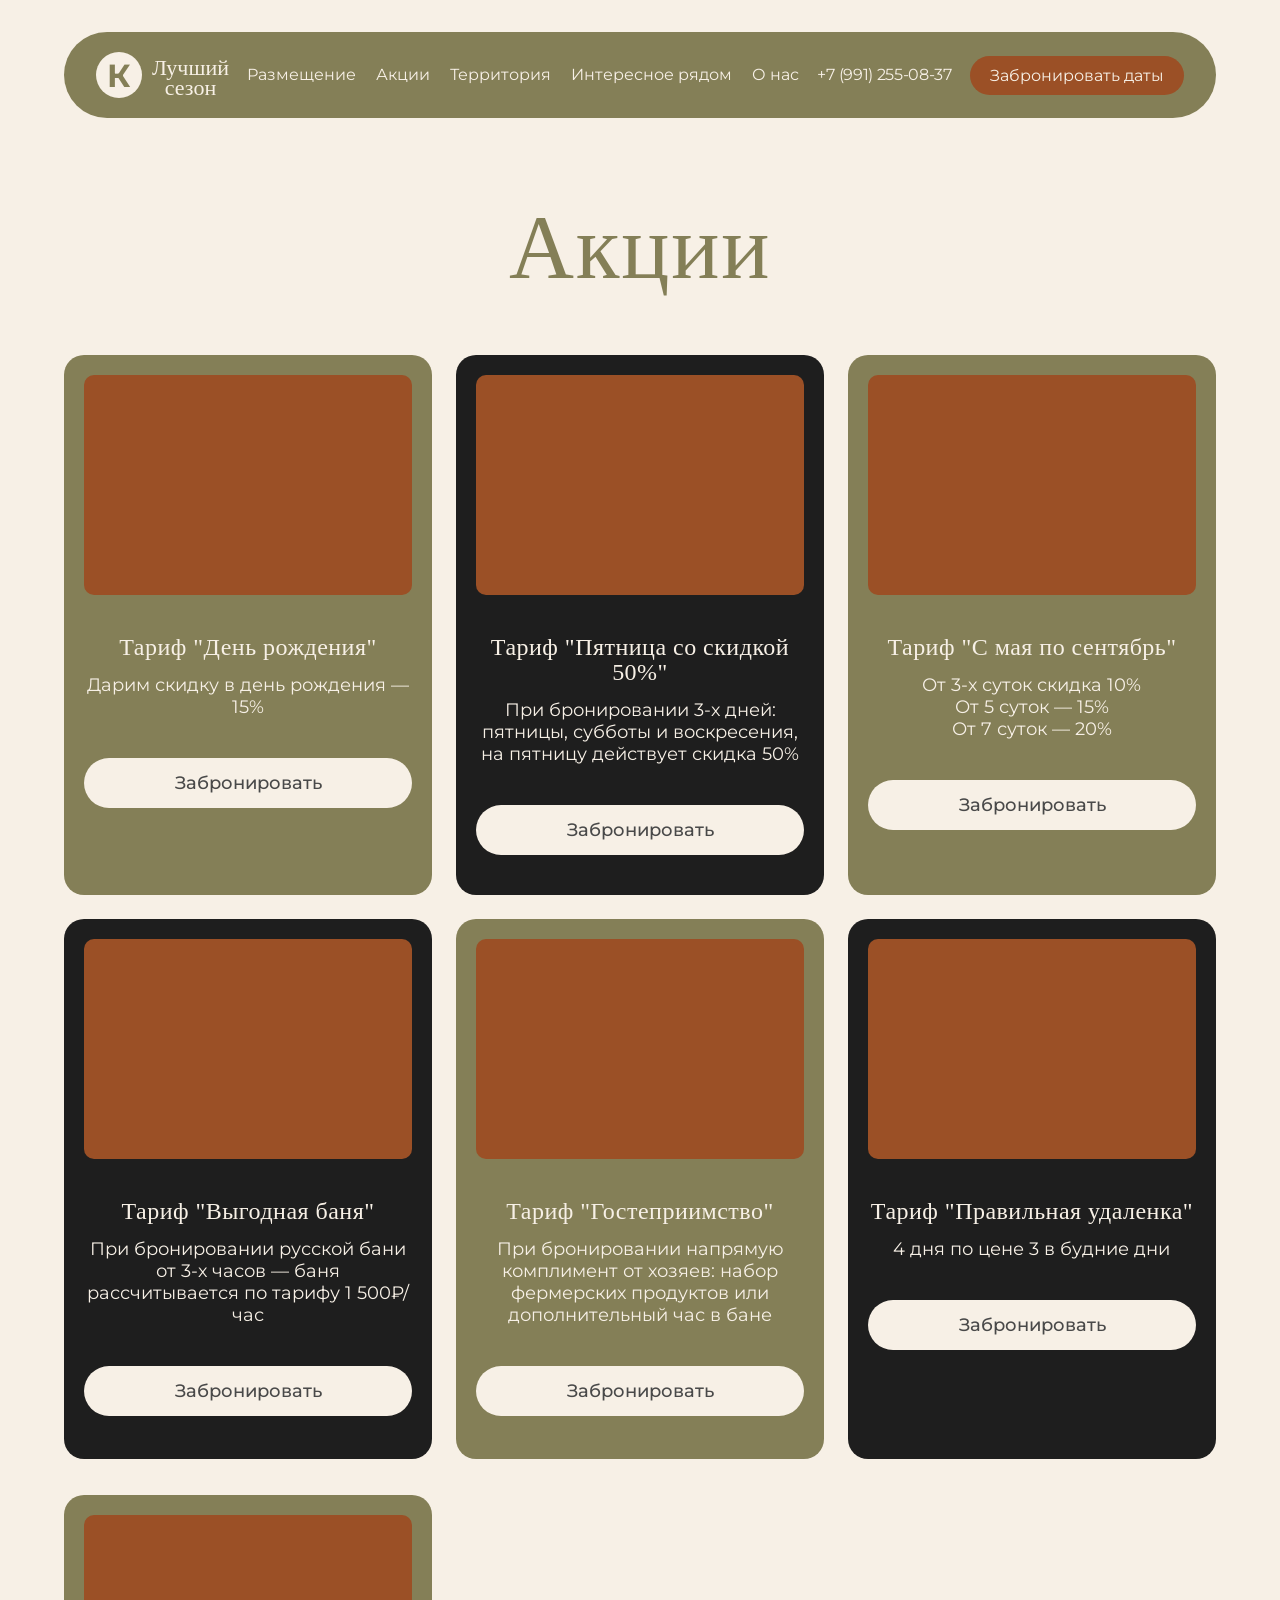
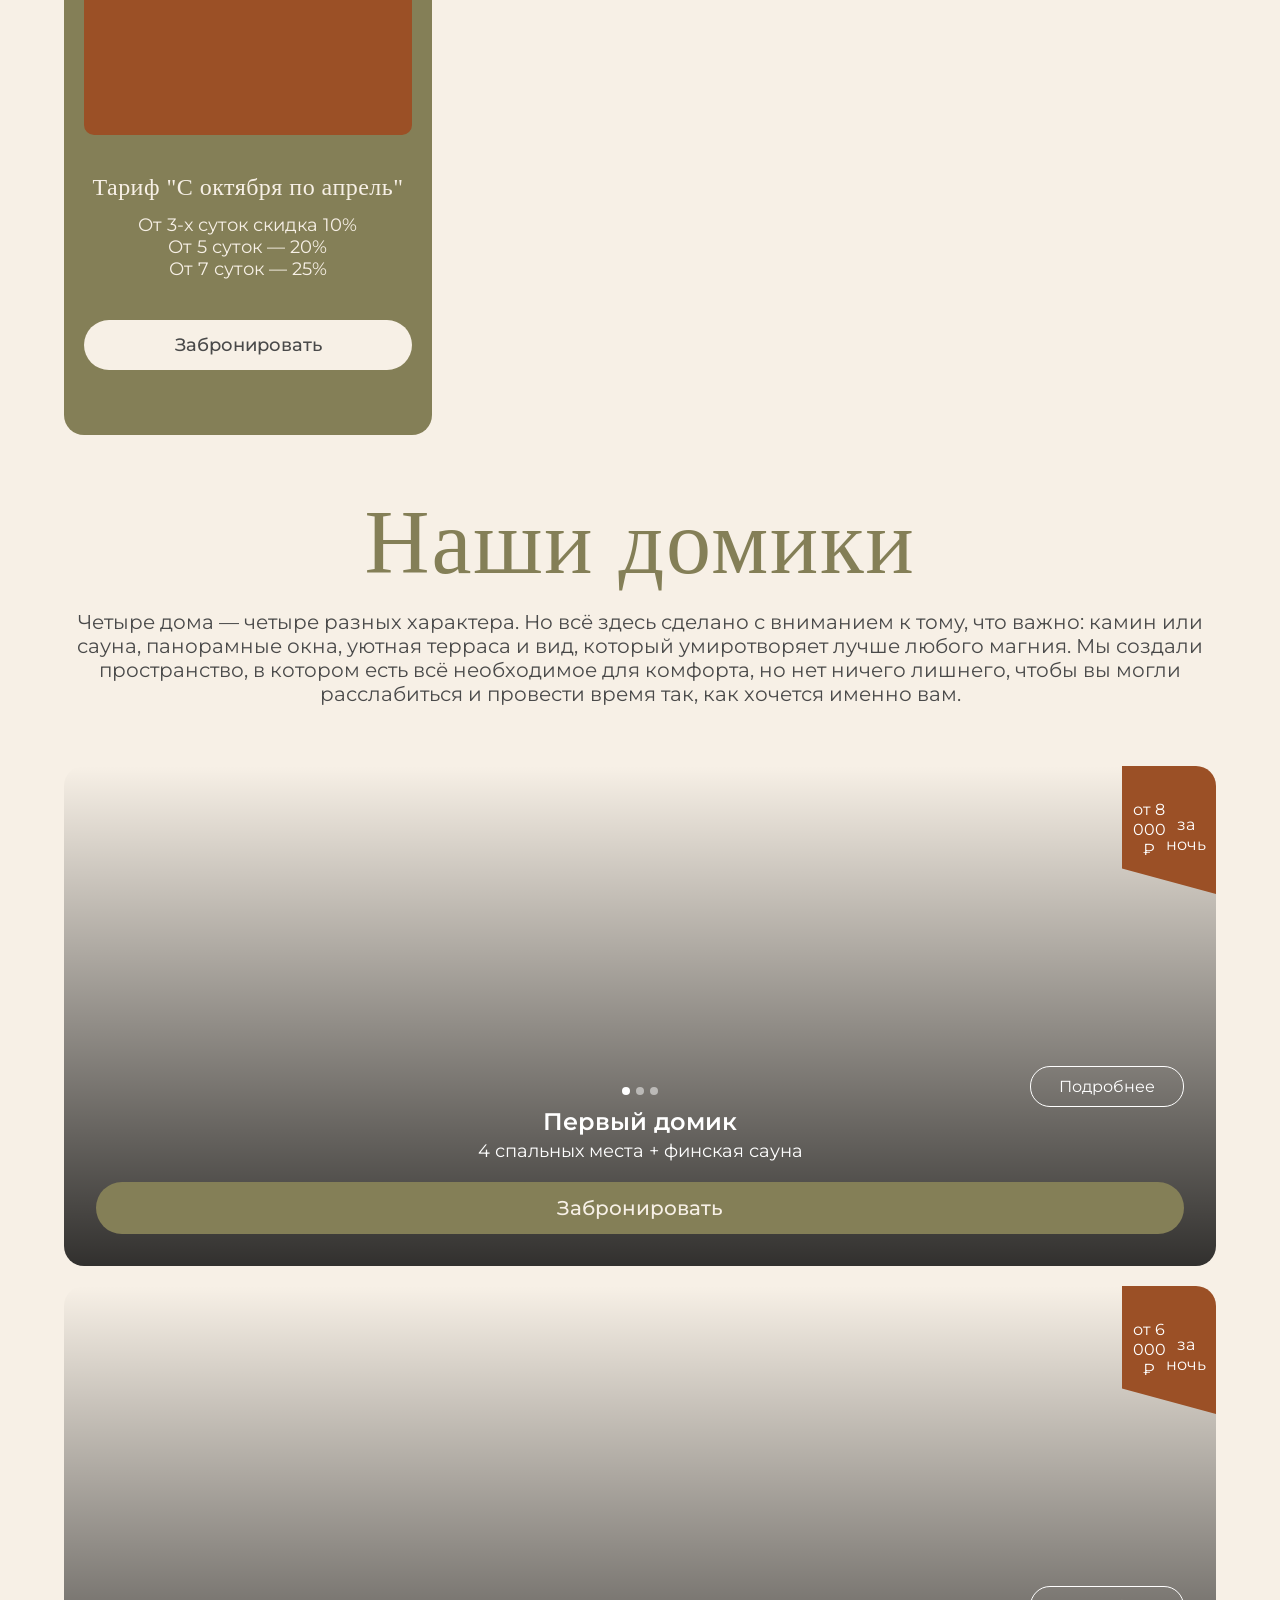
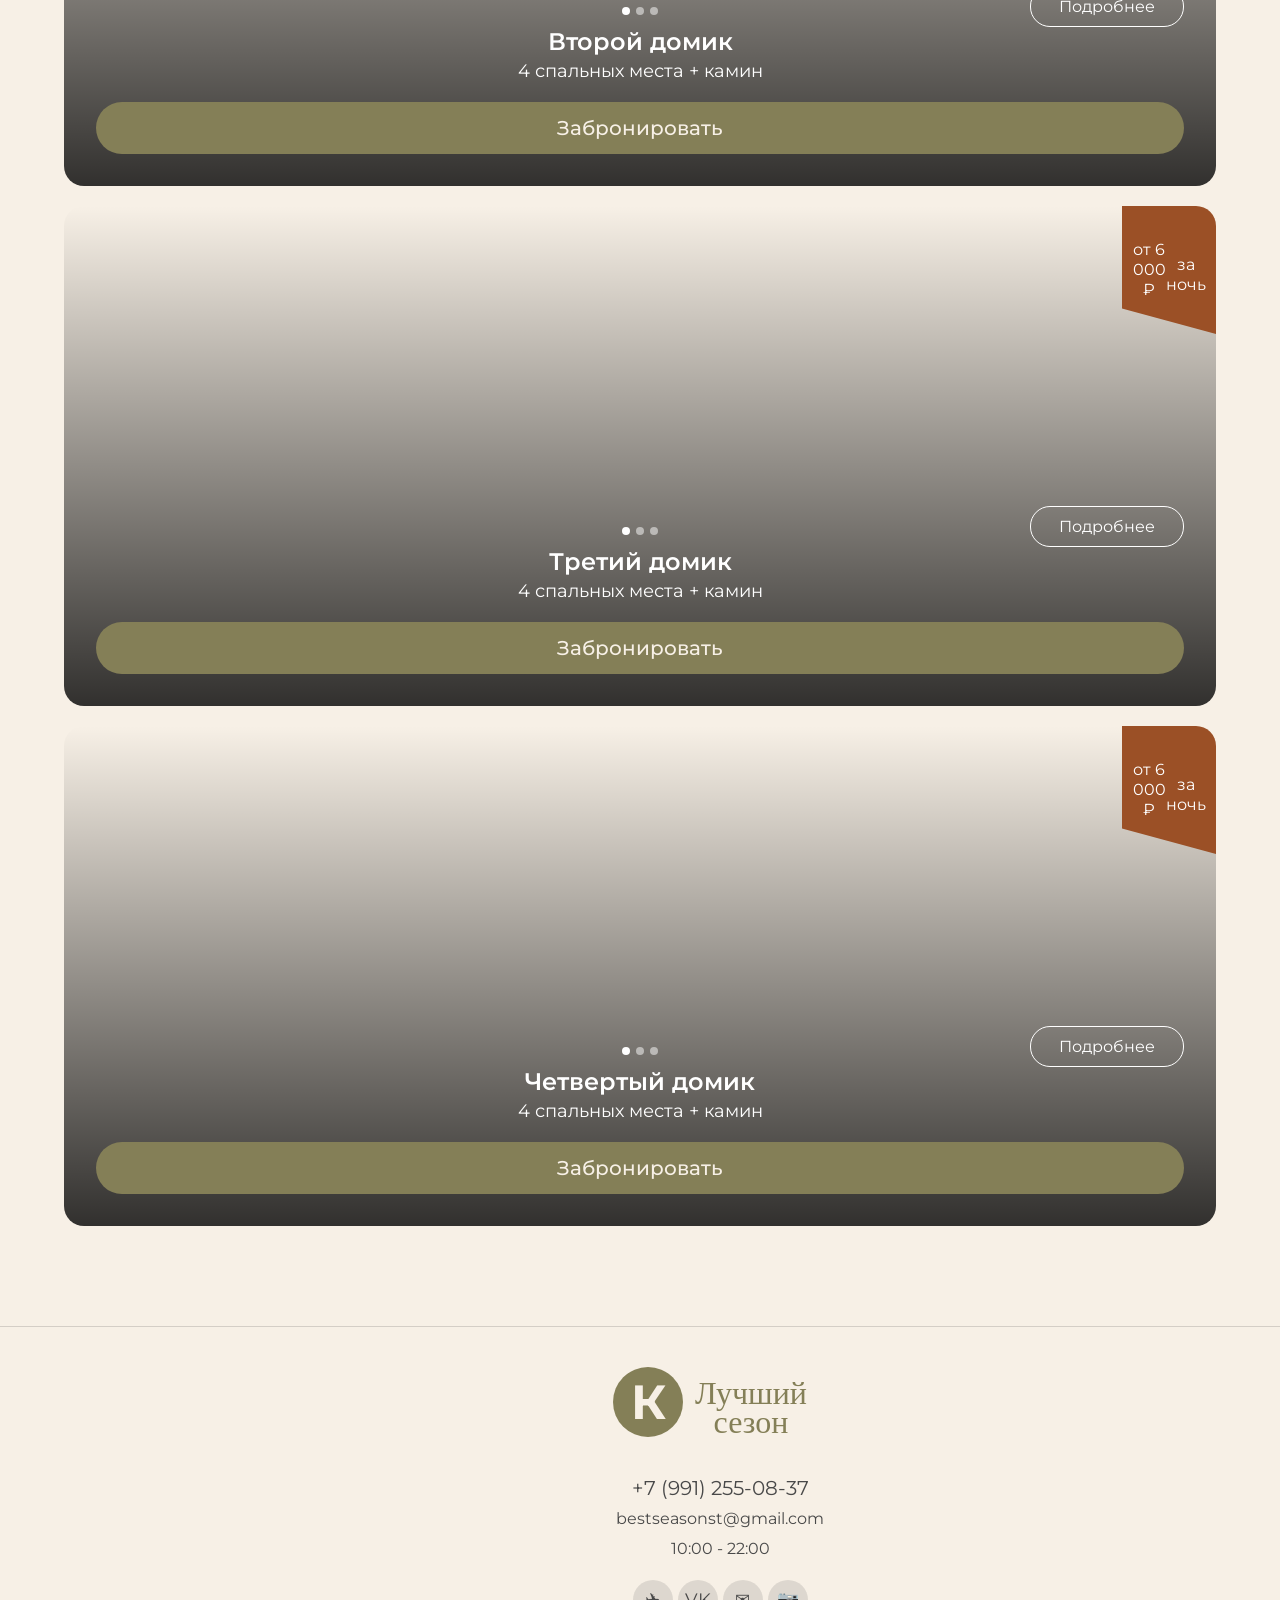
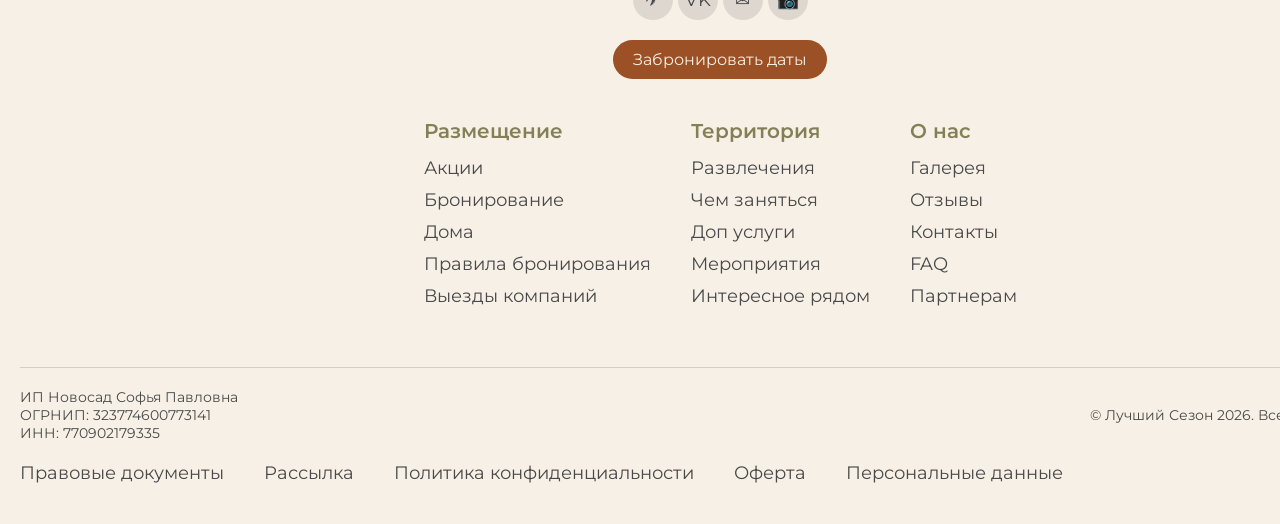
<file: static/sales.html>
<!DOCTYPE html>
<html lang="ru">
<head>
    <meta charset="UTF-8" />
    <meta name="viewport" content="width=device-width, initial-scale=1.0" />
    <title>Акции — Лучший сезон</title>
    <!-- Подключаем шрифты -->
    <link rel="preconnect" href="https://fonts.googleapis.com" />
    <link rel="preconnect" href="https://fonts.gstatic.com" crossorigin />
    <link href="https://fonts.googleapis.com/css2?family=Montserrat:wght@400;500;600&display=swap" rel="stylesheet" />
    <style>
        /* Сброс и базовые стили */
        * {
            margin: 0;
            padding: 0;
            box-sizing: border-box;
        }
        body {
            font-family: 'Montserrat', sans-serif;
            background: #F7F0E6;
            color: #494949;
            width: 1440px;
            margin: 0 auto;
            position: relative;
            overflow-x: hidden;
        }
        /* Декоративные фоны (упрощённо) */
        .bg-decoration {
            position: absolute;
            pointer-events: none;
            z-index: 0;
        }
        /* Шрифт Etude Noire (имитация) */
        .font-etude {
            font-family: 'Georgia', serif;
            font-weight: 500;
            letter-spacing: 0.02em;
        }

        /* --- МЕНЮ --- */
        header {
            position: absolute;
            top: 32px;
            left: 50%;
            transform: translateX(-50%);
            width: 1260px;
            height: 86px;
            background: #847F57;
            backdrop-filter: blur(10px);
            border-radius: 100px;
            display: flex;
            align-items: center;
            justify-content: space-between;
            padding: 0 32px;
            z-index: 10;
        }
        .logo-block {
            display: flex;
            align-items: flex-end;
            gap: 10px;
        }
        .logo-icon {
            width: 46px;
            height: 46px;
            background: #F7F0E6;
            border-radius: 50%;
            display: flex;
            align-items: center;
            justify-content: center;
            font-size: 32px;
            color: #847F57;
            font-weight: bold;
        }
        .logo-text {
            font-family: 'Georgia', serif;
            font-size: 22px;
            line-height: 90%;
            color: #F7F0E6;
            text-align: center;
        }
        nav {
            display: flex;
            gap: 20px;
            align-items: center;
        }
        nav a {
            font-size: 16px;
            color: #F7F0E6;
            text-decoration: none;
            line-height: 20px;
        }
        .contact-phone {
            display: flex;
            flex-direction: column;
            align-items: flex-start;
            color: #F7F0E6;
            font-size: 16px;
            line-height: 115%;
            letter-spacing: -0.02em;
        }
        .btn-book {
            background: #9B5026;
            border-radius: 100px;
            padding: 10px 20px;
            color: #F7F0E6;
            font-size: 16px;
            border: none;
            cursor: pointer;
            font-family: 'Montserrat', sans-serif;
            transition: 0.2s;
        }
        .btn-book:hover {
            background: #7a3f1e;
        }

        /* --- ОСНОВНОЙ КОНТЕНТ --- */
        main {
            padding-top: 200px;
            position: relative;
            z-index: 1;
        }

        /* Заголовок Акции */
        .section-title {
            text-align: center;
            font-size: 90px;
            line-height: 95px;
            color: #847F57;
            margin-bottom: 60px;
        }

        /* Сетка карточек тарифов */
        .tariffs-grid {
            width: 1260px;
            margin: 0 auto 60px;
            display: grid;
            grid-template-columns: repeat(3, 1fr);
            gap: 24px;
        }
        .tariff-card {
            background: #847F57;
            border-radius: 20px;
            padding: 20px 20px 40px;
            display: flex;
            flex-direction: column;
            align-items: center;
            gap: 40px;
            min-height: 540px;
        }
        .tariff-card.dark {
            background: #1E1E1E;
        }
        .tariff-card .card-image {
            width: 100%;
            height: 220px;
            border-radius: 10px;
            background: #9B5026;
            background-size: cover;
            background-position: center;
        }
        .tariff-card .card-content {
            text-align: center;
            color: #F7F0E6;
        }
        .tariff-card .card-title {
            font-family: 'Georgia', serif;
            font-size: 24px;
            line-height: 25px;
            margin-bottom: 14px;
        }
        .tariff-card .card-desc {
            font-size: 18px;
            line-height: 22px;
        }
        .tariff-card .btn-white {
            background: #F7F0E6;
            border-radius: 100px;
            padding: 14px 40px;
            color: #494949;
            font-weight: 500;
            font-size: 18px;
            border: none;
            cursor: pointer;
            font-family: 'Montserrat', sans-serif;
            width: 100%;
            max-width: 364px;
            transition: 0.2s;
        }
        .tariff-card .btn-white:hover {
            background: #e8dfd0;
        }

        /* Секция "Наши домики" */
        .houses-section {
            width: 1240px;
            margin: 0 auto 100px;
            text-align: center;
        }
        .houses-title {
            font-size: 90px;
            line-height: 95px;
            color: #847F57;
            margin-bottom: 20px;
        }
        .houses-desc {
            font-size: 20px;
            line-height: 24px;
            color: #494949;
            margin-bottom: 60px;
        }
        .houses-grid {
            display: grid;
            grid-template-columns: repeat(2, 1fr);
            gap: 20px;
        }
        .house-card {
            position: relative;
            height: 500px;
            border-radius: 20px;
            background: linear-gradient(180deg, rgba(0,0,0,0) 0%, rgba(0,0,0,0.8) 100%),
                        url('https://images.unsplash.com/photo-1518780664697-55e3ad937233?w=800&q=80') center/cover;
            display: flex;
            flex-direction: column;
            justify-content: flex-end;
            padding: 32px;
            color: #FFFFFF;
            text-align: center;
        }
        .house-card .dots {
            display: flex;
            gap: 6px;
            justify-content: center;
            margin-bottom: 12px;
        }
        .house-card .dot {
            width: 8px;
            height: 8px;
            border-radius: 50%;
            background: #FFFFFF;
        }
        .house-card .dot.inactive {
            opacity: 0.5;
        }
        .house-card .house-name {
            font-weight: 600;
            font-size: 24px;
            line-height: 29px;
            margin-bottom: 4px;
        }
        .house-card .house-features {
            font-size: 18px;
            line-height: 22px;
            margin-bottom: 20px;
        }
        .house-card .btn-book-house {
            background: #847F57;
            border-radius: 100px;
            padding: 14px 40px;
            color: #F7F0E6;
            font-weight: 500;
            font-size: 20px;
            border: none;
            cursor: pointer;
            font-family: 'Montserrat', sans-serif;
            width: 100%;
            transition: 0.2s;
        }
        .house-card .btn-book-house:hover {
            background: #6b664b;
        }
        .house-card .btn-more {
            position: absolute;
            right: 32px;
            top: 60%;
            border: 1px solid #FFFFFF;
            border-radius: 20px;
            padding: 10px 28px;
            color: #FFFFFF;
            background: transparent;
            font-size: 16px;
            cursor: pointer;
            font-family: 'Montserrat', sans-serif;
        }
        .house-card .price-tag {
            position: absolute;
            right: 0;
            top: 0;
            width: 94px;
            height: 128px;
            background: #9B5026;
            border-radius: 0 20px 0 20px;
            display: flex;
            align-items: center;
            justify-content: center;
            text-align: center;
            font-size: 16px;
            line-height: 20px;
            color: #FFFFFF;
            padding: 10px;
            clip-path: polygon(0 0, 100% 0, 100% 100%, 0 80%);
        }
        .price-tag span {
            display: block;
            margin-top: 10px;
        }

        /* --- ФУТЕР --- */
        footer {
            position: relative;
            width: 1440px;
            margin: 0 auto;
            padding: 100px 100px 40px;
            background: #F7F0E6;
            display: flex;
            flex-wrap: wrap;
            justify-content: space-between;
            border-top: 1px solid rgba(73,73,73,0.2);
        }
        .footer-left {
            max-width: 240px;
        }
        .footer-logo {
            display: flex;
            align-items: flex-end;
            gap: 12px;
            margin-bottom: 40px;
        }
        .footer-logo .logo-icon {
            width: 70px;
            height: 70px;
            background: #847F57;
            color: #F7F0E6;
            font-size: 48px;
        }
        .footer-logo .logo-text {
            color: #847F57;
            font-size: 32px;
            line-height: 90%;
        }
        .footer-contacts {
            text-align: center;
            color: #494949;
            margin-bottom: 20px;
        }
        .footer-contacts p {
            font-size: 20px;
            line-height: 115%;
            margin-bottom: 6px;
        }
        .footer-contacts small {
            font-size: 16px;
        }
        .social-icons {
            display: flex;
            gap: 5px;
            justify-content: center;
            margin-bottom: 20px;
        }
        .social-icon {
            width: 40px;
            height: 40px;
            border-radius: 50%;
            background: rgba(73,73,73,0.15);
            display: flex;
            align-items: center;
            justify-content: center;
            color: #494949;
            font-size: 18px;
            text-decoration: none;
        }
        .footer-btn {
            background: #9B5026;
            border-radius: 100px;
            padding: 10px 20px;
            color: #F7F0E6;
            font-size: 16px;
            border: none;
            cursor: pointer;
            font-family: 'Montserrat', sans-serif;
            width: 100%;
        }
        .footer-columns {
            display: flex;
            gap: 100px;
            flex: 1;
            justify-content: flex-end;
        }
        .footer-col h4 {
            font-weight: 600;
            font-size: 20px;
            line-height: 24px;
            color: #847F57;
            margin-bottom: 14px;
        }
        .footer-col ul {
            list-style: none;
            display: flex;
            flex-direction: column;
            gap: 10px;
        }
        .footer-col ul li a {
            color: #494949;
            text-decoration: none;
            font-size: 18px;
            line-height: 22px;
        }
        .footer-col ul li a:hover {
            text-decoration: underline;
        }
        .footer-bottom {
            width: 100%;
            margin-top: 60px;
            display: flex;
            justify-content: space-between;
            align-items: center;
            font-size: 14px;
            color: #494949;
            border-top: 1px solid rgba(73,73,73,0.2);
            padding-top: 20px;
            flex-wrap: wrap;
            gap: 20px;
        }
        .footer-bottom .legal {
            display: flex;
            gap: 40px;
        }
        .footer-bottom .legal a {
            color: #494949;
            text-decoration: none;
            font-size: 18px;
        }
        .footer-bottom .payment-icons {
            display: flex;
            gap: 20px;
            align-items: center;
        }
        .footer-bottom .payment-icons img {
            height: 24px;
        }

        /* Адаптивность (минимальная) */
        @media (max-width: 1440px) {
            body { width: 100%; }
            header { width: 90%; }
            .tariffs-grid, .houses-section { width: 90%; }
            .houses-grid { grid-template-columns: 1fr; }
            footer { flex-direction: column; align-items: center; padding: 40px 20px; }
            .footer-columns { flex-wrap: wrap; justify-content: center; gap: 40px; margin-top: 40px; }
        }
        @media (max-width: 768px) {
            header { flex-wrap: wrap; height: auto; padding: 16px; border-radius: 20px; top: 16px; }
            nav { flex-wrap: wrap; justify-content: center; gap: 10px; }
            .tariffs-grid { grid-template-columns: 1fr; }
            .section-title, .houses-title { font-size: 48px; line-height: 52px; }
            .house-card .price-tag { width: 70px; height: 100px; font-size: 14px; }
        }
    </style>
</head>
<body>

    <!-- Декоративные элементы (можно добавить SVG, но здесь опустим для краткости) -->

    <!-- Меню -->
    <header>
        <div class="logo-block">
            <div class="logo-icon">К</div>
            <div class="logo-text">Лучший<br>сезон</div>
        </div>
        <nav>
            <a href="#">Размещение</a>
            <a href="#">Акции</a>
            <a href="#">Территория</a>
            <a href="#">Интересное рядом</a>
            <a href="#">О нас</a>
        </nav>
        <div class="contact-phone">
            <span>+7 (991) 255-08-37</span>
        </div>
        <button class="btn-book">Забронировать даты</button>
    </header>

    <main>
        <!-- Секция Акции -->
        <section>
            <h1 class="section-title font-etude">Акции</h1>

            <div class="tariffs-grid">
                <!-- Карточка 1: День рождения -->
                <div class="tariff-card">
                    <div class="card-image" style="background-image: url('https://images.unsplash.com/photo-1556740758-90de374c12ad?w=600&q=80');"></div>
                    <div class="card-content">
                        <div class="card-title font-etude">Тариф "День рождения"</div>
                        <div class="card-desc">Дарим скидку в день рождения — 15%</div>
                    </div>
                    <button class="btn-white">Забронировать</button>
                </div>

                <!-- Карточка 2: Пятница со скидкой 50% -->
                <div class="tariff-card dark">
                    <div class="card-image" style="background-image: url('https://images.unsplash.com/photo-1477959858617-67f85cf4f1df?w=600&q=80');"></div>
                    <div class="card-content">
                        <div class="card-title font-etude">Тариф "Пятница со скидкой 50%"</div>
                        <div class="card-desc">При бронировании 3-х дней: пятницы, субботы и воскресения, на пятницу действует скидка 50%</div>
                    </div>
                    <button class="btn-white">Забронировать</button>
                </div>

                <!-- Карточка 3: С мая по сентябрь -->
                <div class="tariff-card">
                    <div class="card-image" style="background-image: url('https://images.unsplash.com/photo-1507525428034-b723cf961d3e?w=600&q=80');"></div>
                    <div class="card-content">
                        <div class="card-title font-etude">Тариф "С мая по сентябрь"</div>
                        <div class="card-desc">От 3-х суток скидка 10%<br>От 5 суток — 15%<br>От 7 суток — 20%</div>
                    </div>
                    <button class="btn-white">Забронировать</button>
                </div>

                <!-- Карточка 4: Выгодная баня -->
                <div class="tariff-card dark">
                    <div class="card-image" style="background-image: url('https://images.unsplash.com/photo-1581578731117-1d2f0d2c4d2e?w=600&q=80');"></div>
                    <div class="card-content">
                        <div class="card-title font-etude">Тариф "Выгодная баня"</div>
                        <div class="card-desc">При бронировании русской бани от 3-х часов — баня рассчитывается по тарифу 1 500₽/час</div>
                    </div>
                    <button class="btn-white">Забронировать</button>
                </div>

                <!-- Карточка 5: Гостеприимство -->
                <div class="tariff-card">
                    <div class="card-image" style="background-image: url('https://images.unsplash.com/photo-1542314831-cd9f6a8e7d7e?w=600&q=80');"></div>
                    <div class="card-content">
                        <div class="card-title font-etude">Тариф "Гостеприимство"</div>
                        <div class="card-desc">При бронировании напрямую комплимент от хозяев: набор фермерских продуктов или дополнительный час в бане</div>
                    </div>
                    <button class="btn-white">Забронировать</button>
                </div>

                <!-- Карточка 6: Правильная удаленка -->
                <div class="tariff-card dark">
                    <div class="card-image" style="background-image: url('https://images.unsplash.com/photo-1531403009284-440f080d1e12?w=600&q=80');"></div>
                    <div class="card-content">
                        <div class="card-title font-etude">Тариф "Правильная удаленка"</div>
                        <div class="card-desc">4 дня по цене 3 в будние дни</div>
                    </div>
                    <button class="btn-white">Забронировать</button>
                </div>

                <!-- Карточка 7: С октября по апрель (третья строка, одна карточка, но для сетки добавим пустые или сделаем отдельно) -->
                <!-- Поскольку сетка 3 колонки, разместим её в отдельном ряду -->
            </div>
            <!-- Дополнительный ряд для 7-й карточки -->
            <div class="tariffs-grid" style="grid-template-columns: repeat(3, 1fr); margin-top: -24px;">
                <div class="tariff-card">
                    <div class="card-image" style="background-image: url('https://images.unsplash.com/photo-1516426122078-c23e76319801?w=600&q=80');"></div>
                    <div class="card-content">
                        <div class="card-title font-etude">Тариф "С октября по апрель"</div>
                        <div class="card-desc">От 3-х суток скидка 10%<br>От 5 суток — 20%<br>От 7 суток — 25%</div>
                    </div>
                    <button class="btn-white">Забронировать</button>
                </div>
                <!-- Остальные две ячейки пустые (можно оставить пустыми) -->
                <div style="visibility: hidden;"></div>
                <div style="visibility: hidden;"></div>
            </div>
        </section>

        <!-- Секция Наши домики -->
        <section class="houses-section">
            <h2 class="houses-title font-etude">Наши домики</h2>
            <p class="houses-desc">
                Четыре дома — четыре разных характера. Но всё здесь сделано с вниманием к тому, что важно: камин или сауна, панорамные окна, уютная терраса и вид, который умиротворяет лучше любого магния. Мы создали пространство, в котором есть всё необходимое для комфорта, но нет ничего лишнего, чтобы вы могли расслабиться и провести время так, как хочется именно вам.
            </p>

            <div class="houses-grid">
                <!-- Домик 1 -->
                <div class="house-card">
                    <div class="dots">
                        <span class="dot"></span>
                        <span class="dot inactive"></span>
                        <span class="dot inactive"></span>
                    </div>
                    <div class="house-name">Первый домик</div>
                    <div class="house-features">4 спальных места + финская сауна</div>
                    <button class="btn-book-house">Забронировать</button>
                    <button class="btn-more">Подробнее</button>
                    <div class="price-tag">
                        от 8 000 ₽<br><span>за ночь</span>
                    </div>
                </div>

                <!-- Домик 2 -->
                <div class="house-card" style="background-image: linear-gradient(180deg, rgba(0,0,0,0) 0%, rgba(0,0,0,0.8) 100%), url('https://images.unsplash.com/photo-1512917774080-9991f1c4c750?w=800&q=80');">
                    <div class="dots">
                        <span class="dot"></span>
                        <span class="dot inactive"></span>
                        <span class="dot inactive"></span>
                    </div>
                    <div class="house-name">Второй домик</div>
                    <div class="house-features">4 спальных места + камин</div>
                    <button class="btn-book-house">Забронировать</button>
                    <button class="btn-more">Подробнее</button>
                    <div class="price-tag">
                        от 6 000 ₽<br><span>за ночь</span>
                    </div>
                </div>

                <!-- Домик 3 -->
                <div class="house-card" style="background-image: linear-gradient(180deg, rgba(0,0,0,0) 0%, rgba(0,0,0,0.8) 100%), url('https://images.unsplash.com/photo-1502005229762-cf1b2da7c5d6?w=800&q=80');">
                    <div class="dots">
                        <span class="dot"></span>
                        <span class="dot inactive"></span>
                        <span class="dot inactive"></span>
                    </div>
                    <div class="house-name">Третий домик</div>
                    <div class="house-features">4 спальных места + камин</div>
                    <button class="btn-book-house">Забронировать</button>
                    <button class="btn-more">Подробнее</button>
                    <div class="price-tag">
                        от 6 000 ₽<br><span>за ночь</span>
                    </div>
                </div>

                <!-- Домик 4 -->
                <div class="house-card" style="background-image: linear-gradient(180deg, rgba(0,0,0,0) 0%, rgba(0,0,0,0.8) 100%), url('https://images.unsplash.com/photo-1582268611958-ebfd161ef9cf?w=800&q=80');">
                    <div class="dots">
                        <span class="dot"></span>
                        <span class="dot inactive"></span>
                        <span class="dot inactive"></span>
                    </div>
                    <div class="house-name">Четвертый домик</div>
                    <div class="house-features">4 спальных места + камин</div>
                    <button class="btn-book-house">Забронировать</button>
                    <button class="btn-more">Подробнее</button>
                    <div class="price-tag">
                        от 6 000 ₽<br><span>за ночь</span>
                    </div>
                </div>
            </div>
        </section>
    </main>

    <!-- Футер -->
    <footer>
        <div class="footer-left">
            <div class="footer-logo">
                <div class="logo-icon">К</div>
                <div class="logo-text">Лучший<br>сезон</div>
            </div>
            <div class="footer-contacts">
                <p>+7 (991) 255-08-37</p>
                <p><small>bestseasonst@gmail.com</small></p>
                <p><small>10:00 - 22:00</small></p>
            </div>
            <div class="social-icons">
                <a href="#" class="social-icon">✈</a>
                <a href="#" class="social-icon">VK</a>
                <a href="#" class="social-icon">✉</a>
                <a href="#" class="social-icon">📷</a>
            </div>
            <button class="footer-btn">Забронировать даты</button>
        </div>

        <div class="footer-columns">
            <div class="footer-col">
                <h4>Размещение</h4>
                <ul>
                    <li><a href="#">Акции</a></li>
                    <li><a href="#">Бронирование</a></li>
                    <li><a href="#">Дома</a></li>
                    <li><a href="#">Правила бронирования</a></li>
                    <li><a href="#">Выезды компаний</a></li>
                </ul>
            </div>
            <div class="footer-col">
                <h4>Территория</h4>
                <ul>
                    <li><a href="#">Развлечения</a></li>
                    <li><a href="#">Чем заняться</a></li>
                    <li><a href="#">Доп услуги</a></li>
                    <li><a href="#">Мероприятия</a></li>
                    <li><a href="#">Интересное рядом</a></li>
                </ul>
            </div>
            <div class="footer-col">
                <h4>О нас</h4>
                <ul>
                    <li><a href="#">Галерея</a></li>
                    <li><a href="#">Отзывы</a></li>
                    <li><a href="#">Контакты</a></li>
                    <li><a href="#">FAQ</a></li>
                    <li><a href="#">Партнерам</a></li>
                </ul>
            </div>
        </div>

        <div class="footer-bottom">
            <div style="max-width: 250px;">
                ИП Новосад Софья Павловна<br>ОГРНИП: 323774600773141<br>ИНН: 770902179335
            </div>
            <div>© Лучший Сезон 2026. Все права защищены.</div>
            <div class="legal">
                <a href="#">Правовые документы</a>
                <a href="#">Рассылка</a>
                <a href="#">Политика конфиденциальности</a>
                <a href="#">Оферта</a>
                <a href="#">Персональные данные</a>
            </div>
            <div class="payment-icons">
                <span style="font-weight:bold; color:#494949;">VISA</span>
                <span style="font-weight:bold; color:#494949;">MC</span>
                <span style="font-weight:bold; color:#494949;">МИР</span>
            </div>
        </div>
    </footer>
</body>
</html>
</file>
